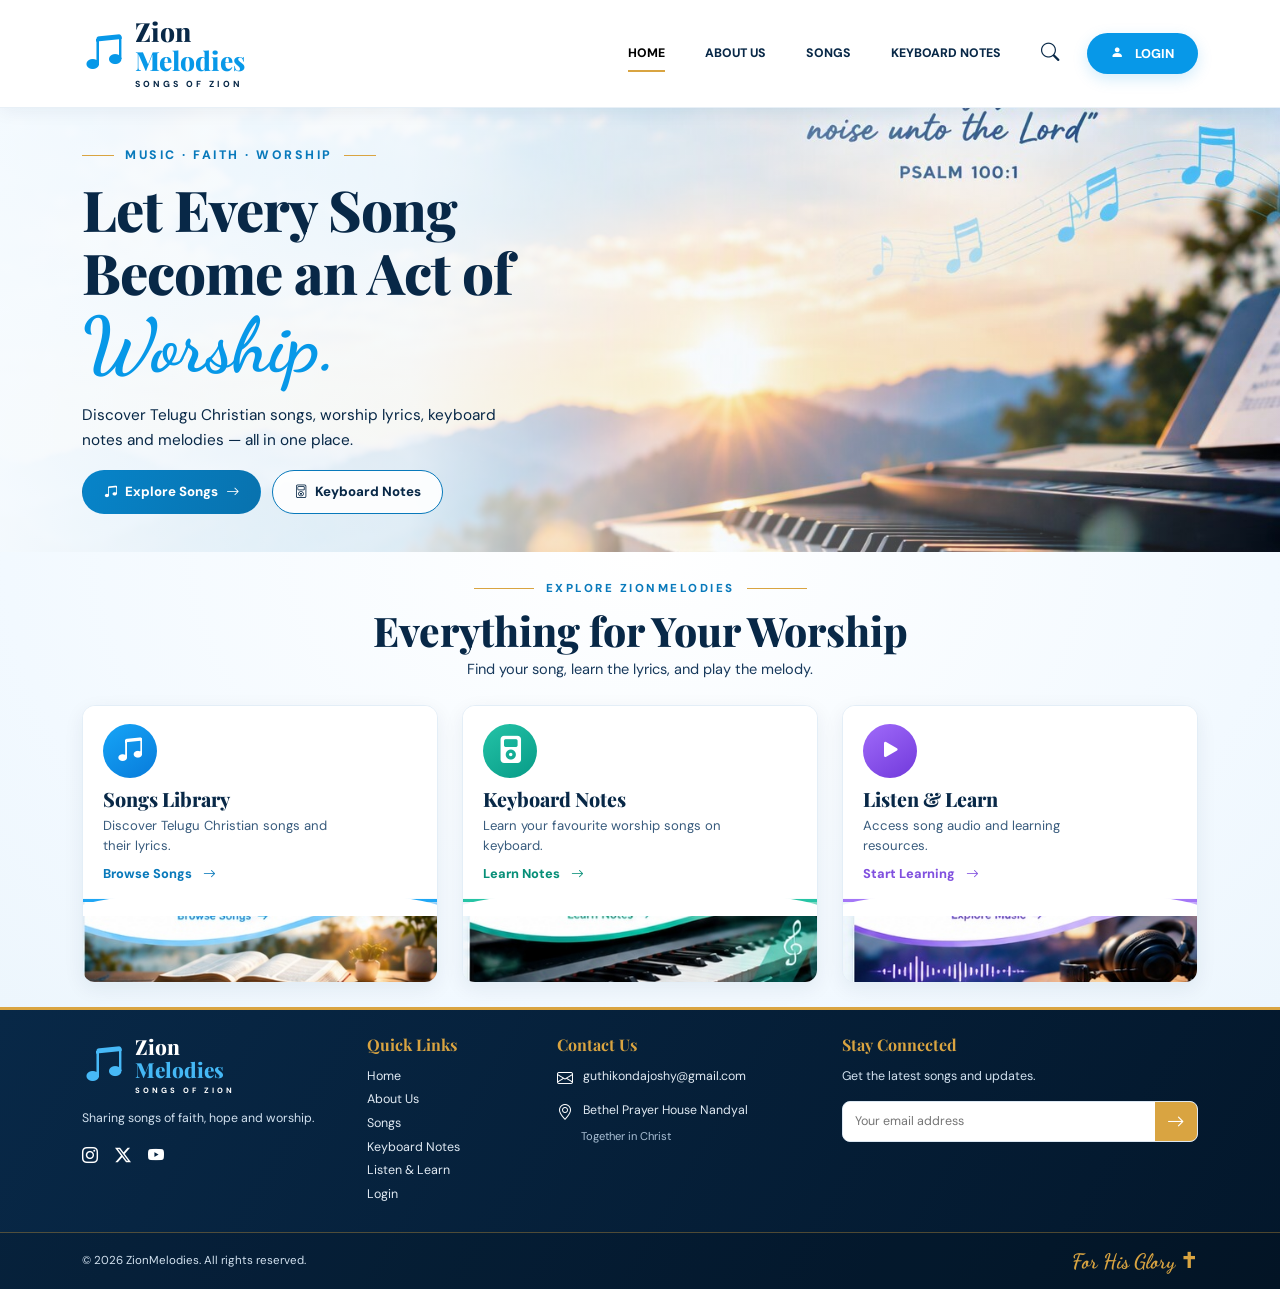
<file: index.html>
<!DOCTYPE html>
<html lang="en">

<head>
    <meta charset="UTF-8">
    <meta name="viewport" content="width=device-width, initial-scale=1.0">

    <meta name="description"
        content="Discover Telugu Christian worship songs, lyrics, keyboard notes and music resources at ZionMelodies.">

    <title>ZionMelodies | Songs of Zion</title>

    <!-- Google Fonts -->
    <link rel="preconnect" href="https://fonts.googleapis.com">
    <link rel="preconnect" href="https://fonts.gstatic.com" crossorigin>
    <link
        href="https://fonts.googleapis.com/css2?family=DM+Sans:wght@400;500;600;700;800&family=Playfair+Display:wght@500;600;700;800&family=Dancing+Script:wght@600;700&display=swap"
        rel="stylesheet">

    <!-- Bootstrap 5 -->
    <link href="https://cdn.jsdelivr.net/npm/bootstrap@5.3.3/dist/css/bootstrap.min.css" rel="stylesheet">

    <!-- Bootstrap Icons -->
    <link rel="stylesheet" href="https://cdn.jsdelivr.net/npm/bootstrap-icons@1.11.3/font/bootstrap-icons.min.css">

    <!-- Custom CSS -->
    <link rel="stylesheet" href="css/style.css">
</head>

<body>

    <!-- NAVBAR -->
    <nav class="navbar navbar-expand-lg main-navbar sticky-top">
        <div class="container">

            <a class="navbar-brand brand-logo" href="index.html">
                <span class="brand-symbol">
                    <i class="bi bi-music-note-beamed"></i>
                </span>

                <span class="brand-text">
                    Zion<span>Melodies</span>
                    <small>SONGS OF ZION</small>
                </span>
            </a>

            <button class="navbar-toggler" type="button" data-bs-toggle="collapse" data-bs-target="#mainNavbar"
                aria-controls="mainNavbar" aria-expanded="false" aria-label="Toggle navigation">

                <span class="navbar-toggler-icon"></span>
            </button>

            <div class="collapse navbar-collapse" id="mainNavbar">

                <ul class="navbar-nav ms-auto align-items-lg-center gap-lg-3">

                    <li class="nav-item">
                        <a class="nav-link active" href="index.html">HOME</a>
                    </li>

                    <li class="nav-item">
                        <a class="nav-link" href="about.html">ABOUT US</a>
                    </li>

                    <li class="nav-item">
                        <a class="nav-link" href="songs.html">SONGS</a>
                    </li>

                    <li class="nav-item">
                        <a class="nav-link" href="keyboard-notes.html">
                            KEYBOARD NOTES
                        </a>
                    </li>

                    <li class="nav-item">
                        <a class="nav-link search-link" href="songs.html" aria-label="Search songs">
                            <i class="bi bi-search"></i>
                        </a>
                    </li>

                    <li class="nav-item">
                        <a href="login.html" class="btn login-btn">
                            <i class="bi bi-person-fill me-2"></i>
                            LOGIN
                        </a>
                    </li>

                </ul>
            </div>
        </div>
    </nav>


    <!-- HERO SECTION -->
    <header class="hero-section">

        <div class="hero-overlay"></div>

        <div class="container hero-container">
            <div class="row align-items-center">

                <div class="col-lg-7 hero-content">

                    <div class="hero-label">
                        <span></span>
                        MUSIC · FAITH · WORSHIP
                        <span></span>
                    </div>

                    <h1>
                        Let Every Song<br>
                        Become an Act of
                        <span class="worship-word">Worship.</span>
                    </h1>

                    <p class="hero-description">
                        Discover Telugu Christian songs, worship lyrics,
                        keyboard notes and melodies — all in one place.
                    </p>

                    <div class="hero-buttons">

                        <a href="songs.html" class="btn explore-btn">
                            <i class="bi bi-music-note-beamed me-2"></i>
                            Explore Songs
                            <i class="bi bi-arrow-right ms-2"></i>
                        </a>

                        <a href="keyboard-notes.html" class="btn keyboard-btn">
                            <i class="bi bi-music-player me-2"></i>
                            Keyboard Notes
                        </a>

                    </div>

                </div>

                <div class="col-lg-5 hero-verse">

                </div>

            </div>
        </div>
    </header>


    <!-- EXPLORE SECTION -->
    <main>

        <section class="explore-section" id="about">

            <div class="container">

                <div class="section-heading text-center">

                    <div class="section-label">
                        <span></span>
                        EXPLORE ZIONMELODIES
                        <span></span>
                    </div>

                    <h2>Everything for Your Worship</h2>

                    <p>
                        Find your song, learn the lyrics, and play the melody.
                    </p>

                </div>


                <!-- FEATURE CARDS -->
                <div class="row g-4 feature-row">

                    <!-- SONGS CARD -->
                    <div class="col-md-6 col-lg-4">
                        <article class="feature-card songs-card">

                            <div class="feature-card-content">

                                <div class="feature-icon blue-icon">
                                    <i class="bi bi-music-note-beamed"></i>
                                </div>

                                <h3>Songs Library</h3>

                                <p>
                                    Discover Telugu Christian songs
                                    and their lyrics.
                                </p>

                                <a href="songs.html" class="feature-link">
                                    Browse Songs
                                    <i class="bi bi-arrow-right ms-2"></i>
                                </a>

                            </div>

                            <div class="feature-image songs-image" role="img"
                                aria-label="Open Bible and music headphones">
                            </div>

                        </article>
                    </div>


                    <!-- KEYBOARD CARD -->
                    <div class="col-md-6 col-lg-4">
                        <article class="feature-card keyboard-card">

                            <div class="feature-card-content">

                                <div class="feature-icon green-icon">
                                    <i class="bi bi-music-player-fill"></i>
                                </div>

                                <h3>Keyboard Notes</h3>

                                <p>
                                    Learn your favourite worship
                                    songs on keyboard.
                                </p>

                                <a href="keyboard-notes.html" class="feature-link">
                                    Learn Notes
                                    <i class="bi bi-arrow-right ms-2"></i>
                                </a>

                            </div>

                            <div class="feature-image keyboard-image" role="img" aria-label="Piano keyboard">
                            </div>

                        </article>
                    </div>


                    <!-- LISTEN & LEARN CARD -->
                    <div class="col-md-6 col-lg-4">
                        <article class="feature-card audio-card">

                            <div class="feature-card-content">

                                <div class="feature-icon purple-icon">
                                    <i class="bi bi-play-fill"></i>
                                </div>

                                <h3>Listen &amp; Learn</h3>

                                <p>
                                    Access song audio and
                                    learning resources.
                                </p>

                                <a href="listen-and-learn.html" class="feature-link">
                                    Start Learning
                                    <i class="bi bi-arrow-right ms-2"></i>
                                </a>

                            </div>

                            <div class="feature-image audio-image" role="img"
                                aria-label="Headphones and music equipment">
                            </div>

                        </article>
                    </div>

                </div>

            </div>

        </section>

    </main>


    <!-- FOOTER -->
    <footer class="site-footer">

        <div class="container footer-main">

            <div class="row g-4">

                <!-- BRAND -->
                <div class="col-md-6 col-lg-3">

                    <a href="index.html" class="navbar-brand brand-logo footer-brand">

                        <span class="brand-symbol">
                            <i class="bi bi-music-note-beamed"></i>
                        </span>

                        <span class="brand-text">
                            Zion<span>Melodies</span>
                            <small>SONGS OF ZION</small>
                        </span>

                    </a>

                    <p class="footer-description">
                        Sharing songs of faith, hope and worship.
                    </p>


                    <div class="social-links">
                        <a href="https://www.instagram.com/the_legend_maker7/" target="_blank" rel="noopener noreferrer"
                            aria-label="Instagram">
                            <i class="bi bi-instagram"></i>
                        </a>

                        <a href="https://x.com/the_legend_maker7/" target="_blank" rel="noopener noreferrer"
                            aria-label="X">
                            <i class="bi bi-twitter-x"></i>
                        </a>

                        <a href="https://www.youtube.com/channel/UCsNr2VQDpC_LnDnKnD3R8bw" target="_blank"
                            rel="noopener noreferrer" aria-label="YouTube">
                            <i class="bi bi-youtube"></i>
                        </a>
                    </div>


                </div>


                <!-- QUICK LINKS -->
                <div class="col-6 col-lg-2 footer-links">

                    <h4>Quick Links</h4>

                    <a href="index.html">Home</a>
                    <a href="#about">About Us</a>
                    <a href="songs.html">Songs</a>
                    <a href="keyboard-notes.html">Keyboard Notes</a>
                    <a href="listen-and-learn.html">Listen &amp; Learn</a>
                    <a href="login.html">Login</a>

                </div>


                <!-- CONTACT -->
                <div class="col-md-6 col-lg-3 footer-contact">

                    <h4>Contact Us</h4>

                    <p>
                        <i class="bi bi-envelope"></i>
                        <span>guthikondajoshy@gmail.com</span>
                    </p>

                    <p>
                        <i class="bi bi-geo-alt"></i>
                        <span>Bethel Prayer House Nandyal</span>
                    </p>

                    <p class="contact-subtext">
                        Together in Christ
                    </p>

                </div>


                <!-- NEWSLETTER -->
                <div class="col-lg-4 newsletter-section">

                    <h4>Stay Connected</h4>

                    <p>Get the latest songs and updates.</p>

                    <form id="newsletterForm" class="newsletter-form">

                        <label for="newsletterEmail" class="visually-hidden">
                            Your email address
                        </label>

                        <input type="email" id="newsletterEmail" placeholder="Your email address" required>

                        <button type="submit" aria-label="Subscribe">
                            <i class="bi bi-arrow-right"></i>
                        </button>

                    </form>

                    <p id="newsletterMessage" class="newsletter-message" aria-live="polite">
                    </p>

                </div>

            </div>

        </div>


        <!-- COPYRIGHT -->
        <div class="footer-bottom">

            <div class="container d-flex flex-wrap justify-content-between
                        align-items-center gap-2">

                <p class="mb-0">
                    © <span id="currentYear"></span> ZionMelodies.
                    All rights reserved.
                </p>

                <p class="glory-text mb-0">
                    For His Glory <span>✝</span>
                </p>

            </div>

        </div>

    </footer>


    <!-- Bootstrap JavaScript -->
    <script src="https://cdn.jsdelivr.net/npm/bootstrap@5.3.3/dist/js/bootstrap.bundle.min.js"></script>

    <!-- Custom JavaScript -->
    <script src="js/main.js"></script>

</body>

</html>
</file>
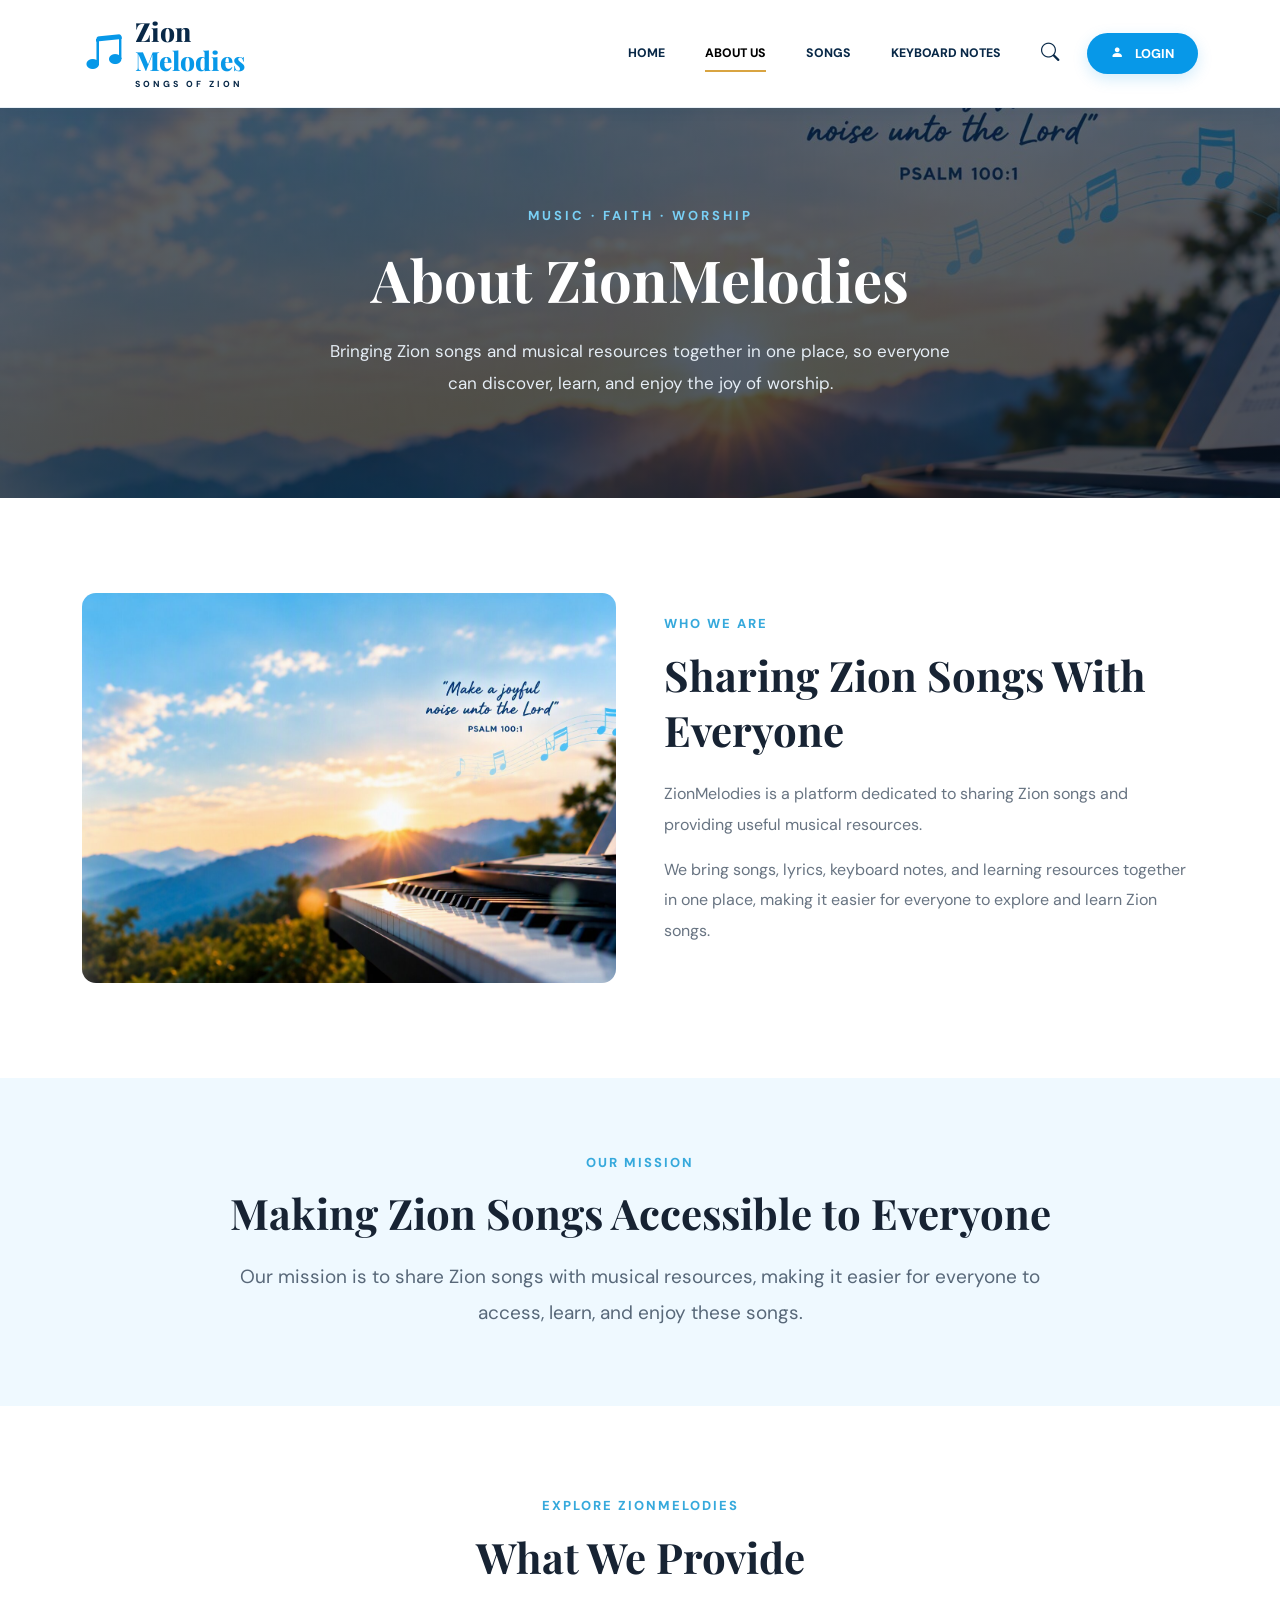
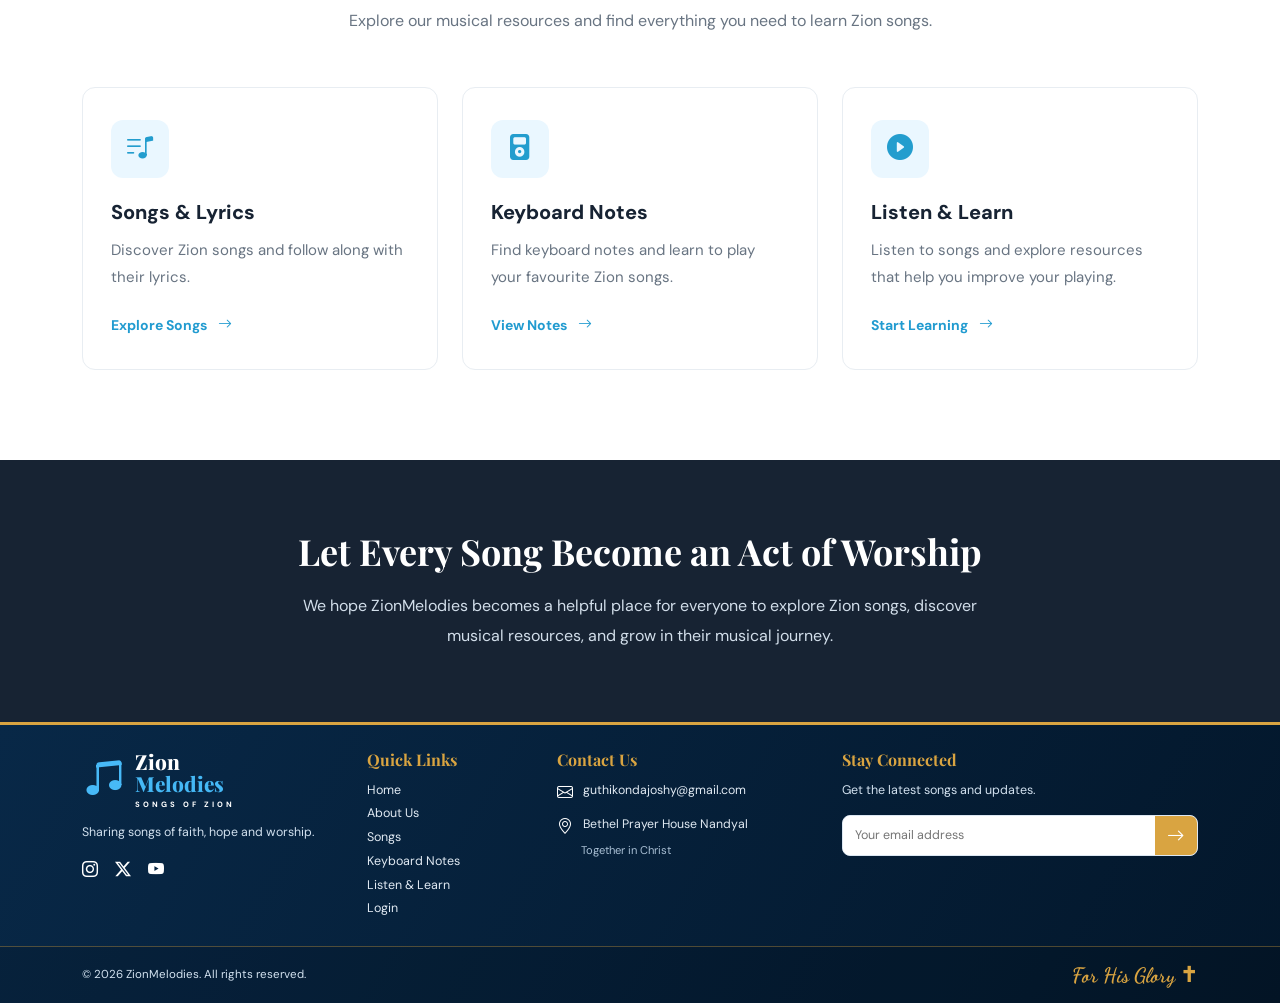
<file: about.html>
<!DOCTYPE html>
<html lang="en">

<head>
    <meta charset="UTF-8">
    <meta name="viewport" content="width=device-width, initial-scale=1.0">

    <meta name="description"
        content="Learn about ZionMelodies and our mission to share Zion songs with musical resources.">

    <title>About Us | ZionMelodies</title>

    <!-- Google Fonts - Same as Homepage -->
    <link rel="preconnect" href="https://fonts.googleapis.com">
    <link rel="preconnect" href="https://fonts.gstatic.com" crossorigin>
    <link
        href="https://fonts.googleapis.com/css2?family=DM+Sans:wght@400;500;600;700;800&family=Playfair+Display:wght@500;600;700;800&family=Dancing+Script:wght@600;700&display=swap"
        rel="stylesheet">

    <!-- Bootstrap 5 -->
    <link href="https://cdn.jsdelivr.net/npm/bootstrap@5.3.3/dist/css/bootstrap.min.css" rel="stylesheet">

    <!-- Bootstrap Icons -->
    <link rel="stylesheet" href="https://cdn.jsdelivr.net/npm/bootstrap-icons@1.11.3/font/bootstrap-icons.min.css">

    <!-- Main Website CSS -->
    <link rel="stylesheet" href="css/style.css">

    <!-- About Page CSS -->
    <style>
        /* ABOUT HERO */

        .about-hero {
            min-height: 390px;
            position: relative;
            display: flex;
            align-items: center;
            text-align: center;
            color: #fff;
            background:
                linear-gradient(rgba(8, 20, 35, 0.65), rgba(8, 20, 35, 0.72)),
                url('assets/images/hero-piano.jpg') center/cover no-repeat;
        }

        .about-hero-content {
            max-width: 780px;
            margin: auto;
            padding: 90px 20px;
        }

        .about-hero-label {
            color: #79d0f5;
            font-size: 13px;
            font-weight: 700;
            letter-spacing: 3px;
            margin-bottom: 20px;
        }

        .about-hero h1 {
            font-family: 'Playfair Display', serif;
            font-size: clamp(38px, 5vw, 58px);
            font-weight: 700;
            margin-bottom: 20px;
        }

        .about-hero p {
            color: #e5edf5;
            font-size: 17px;
            line-height: 1.9;
            max-width: 650px;
            margin: auto;
        }


        /* WHO WE ARE */

        .about-intro {
            padding: 95px 0;
        }

        .about-intro-image {
            width: 100%;
            height: 390px;
            object-fit: cover;
            border-radius: 14px;
        }

        .about-small-label {
            color: #36a9dc;
            font-size: 13px;
            font-weight: 800;
            letter-spacing: 2px;
            margin-bottom: 14px;
        }

        .about-heading {
            font-family: 'Playfair Display', serif;
            font-size: clamp(30px, 4vw, 42px);
            font-weight: 700;
            line-height: 1.3;
            margin-bottom: 22px;
            color: #172333;
        }

        .about-paragraph {
            color: #687482;
            font-size: 16px;
            line-height: 1.9;
            margin-bottom: 15px;
        }


        /* MISSION */

        .about-mission {
            padding: 75px 20px;
            background: #eff9ff;
            text-align: center;
        }

        .about-mission-inner {
            max-width: 850px;
            margin: auto;
        }

        .about-mission .about-heading {
            margin-bottom: 18px;
        }

        .about-mission-text {
            color: #586879;
            font-size: 19px;
            line-height: 1.9;
            margin: 0;
        }


        /* RESOURCES */

        .about-resources {
            padding: 90px 0;
        }

        .about-resources-heading {
            max-width: 650px;
            margin: 0 auto 50px;
            text-align: center;
        }

        .about-resource-card {
            height: 100%;
            padding: 32px 28px;
            border: 1px solid #e8edf2;
            border-radius: 13px;
            background: #fff;
            transition: all 0.3s ease;
        }

        .about-resource-card:hover {
            transform: translateY(-7px);
            border-color: #8bd5f5;
            box-shadow: 0 12px 30px rgba(30, 110, 150, 0.09);
        }

        .about-resource-icon {
            width: 58px;
            height: 58px;
            display: flex;
            align-items: center;
            justify-content: center;
            border-radius: 12px;
            background: #eaf7ff;
            color: #239dce;
            font-size: 26px;
            margin-bottom: 22px;
        }

        .about-resource-card h3 {
            font-family: 'DM Sans', sans-serif;
            font-size: 20px;
            font-weight: 800;
            color: #172333;
            margin-bottom: 13px;
        }

        .about-resource-card p {
            color: #687482;
            font-size: 15px;
            line-height: 1.8;
            margin-bottom: 22px;
        }

        .about-resource-link {
            color: #219bd0;
            font-size: 14px;
            font-weight: 700;
            text-decoration: none;
        }

        .about-resource-link:hover {
            color: #0875a8;
        }


        /* CLOSING MESSAGE */

        .about-closing {
            padding: 70px 20px;
            background: #172333;
            color: #fff;
            text-align: center;
        }

        .about-closing h2 {
            font-family: 'Playfair Display', serif;
            font-size: clamp(27px, 4vw, 36px);
            font-weight: 700;
            margin-bottom: 18px;
        }

        .about-closing p {
            max-width: 680px;
            margin: auto;
            color: #d2deea;
            font-size: 16px;
            line-height: 1.9;
        }


        /* RESPONSIVE */

        @media (max-width: 767px) {

            .about-intro,
            .about-resources {
                padding: 60px 0;
            }

            .about-intro-image {
                height: 270px;
            }

            .about-mission-text {
                font-size: 17px;
            }

            .about-hero {
                min-height: 330px;
            }
        }
    </style>

</head>

<body>

    <!-- NAVBAR - EXACT HOMEPAGE STRUCTURE -->

    <nav class="navbar navbar-expand-lg main-navbar sticky-top">
        <div class="container">

            <a class="navbar-brand brand-logo" href="index.html">

                <span class="brand-symbol">
                    <i class="bi bi-music-note-beamed"></i>
                </span>

                <span class="brand-text">
                    Zion<span>Melodies</span>
                    <small>SONGS OF ZION</small>
                </span>

            </a>

            <button class="navbar-toggler" type="button" data-bs-toggle="collapse" data-bs-target="#mainNavbar"
                aria-controls="mainNavbar" aria-expanded="false" aria-label="Toggle navigation">

                <span class="navbar-toggler-icon"></span>

            </button>

            <div class="collapse navbar-collapse" id="mainNavbar">

                <ul class="navbar-nav ms-auto align-items-lg-center gap-lg-3">

                    <li class="nav-item">
                        <a class="nav-link" href="index.html">HOME</a>
                    </li>

                    <li class="nav-item">
                        <a class="nav-link active" href="about.html">ABOUT US</a>
                    </li>

                    <li class="nav-item">
                        <a class="nav-link" href="songs.html">SONGS</a>
                    </li>

                    <li class="nav-item">
                        <a class="nav-link" href="keyboard-notes.html">
                            KEYBOARD NOTES
                        </a>
                    </li>

                    <li class="nav-item">
                        <a class="nav-link search-link" href="songs.html" aria-label="Search songs">
                            <i class="bi bi-search"></i>
                        </a>
                    </li>

                    <li class="nav-item">
                        <a href="login.html" class="btn login-btn">
                            <i class="bi bi-person-fill me-2"></i>
                            LOGIN
                        </a>
                    </li>

                </ul>

            </div>
        </div>
    </nav>


    <!-- ABOUT HERO -->

    <header class="about-hero">

        <div class="container">

            <div class="about-hero-content">

                <div class="about-hero-label">
                    MUSIC · FAITH · WORSHIP
                </div>

                <h1>About ZionMelodies</h1>

                <p>
                    Bringing Zion songs and musical resources together
                    in one place, so everyone can discover, learn,
                    and enjoy the joy of worship.
                </p>

            </div>

        </div>

    </header>


    <main>

        <!-- WHO WE ARE -->

        <section class="about-intro">

            <div class="container">

                <div class="row align-items-center g-5">

                    <div class="col-lg-6">

                        <img src="assets/images/hero-piano.jpg" alt="Piano and music" class="about-intro-image">

                    </div>

                    <div class="col-lg-6">

                        <div class="about-small-label">
                            WHO WE ARE
                        </div>

                        <h2 class="about-heading">
                            Sharing Zion Songs With Everyone
                        </h2>

                        <p class="about-paragraph">
                            ZionMelodies is a platform dedicated to
                            sharing Zion songs and providing useful
                            musical resources.
                        </p>

                        <p class="about-paragraph">
                            We bring songs, lyrics, keyboard notes,
                            and learning resources together in one place,
                            making it easier for everyone to explore
                            and learn Zion songs.
                        </p>

                    </div>

                </div>

            </div>

        </section>


        <!-- OUR MISSION -->

        <section class="about-mission">

            <div class="about-mission-inner">

                <div class="about-small-label">
                    OUR MISSION
                </div>

                <h2 class="about-heading">
                    Making Zion Songs Accessible to Everyone
                </h2>

                <p class="about-mission-text">
                    Our mission is to share Zion songs with musical
                    resources, making it easier for everyone to access,
                    learn, and enjoy these songs.
                </p>

            </div>

        </section>


        <!-- WHAT WE PROVIDE -->

        <section class="about-resources">

            <div class="container">

                <div class="about-resources-heading">

                    <div class="about-small-label">
                        EXPLORE ZIONMELODIES
                    </div>

                    <h2 class="about-heading">
                        What We Provide
                    </h2>

                    <p class="about-paragraph">
                        Explore our musical resources and find
                        everything you need to learn Zion songs.
                    </p>

                </div>


                <div class="row g-4">

                    <!-- SONGS -->

                    <div class="col-md-4">

                        <article class="about-resource-card">

                            <div class="about-resource-icon">
                                <i class="bi bi-music-note-list"></i>
                            </div>

                            <h3>Songs &amp; Lyrics</h3>

                            <p>
                                Discover Zion songs and follow along
                                with their lyrics.
                            </p>

                            <a href="songs.html" class="about-resource-link">
                                Explore Songs
                                <i class="bi bi-arrow-right ms-2"></i>
                            </a>

                        </article>

                    </div>


                    <!-- KEYBOARD NOTES -->

                    <div class="col-md-4">

                        <article class="about-resource-card">

                            <div class="about-resource-icon">
                                <i class="bi bi-music-player-fill"></i>
                            </div>

                            <h3>Keyboard Notes</h3>

                            <p>
                                Find keyboard notes and learn to play
                                your favourite Zion songs.
                            </p>

                            <a href="keyboard-notes.html" class="about-resource-link">
                                View Notes
                                <i class="bi bi-arrow-right ms-2"></i>
                            </a>

                        </article>

                    </div>


                    <!-- LISTEN AND LEARN -->

                    <div class="col-md-4">

                        <article class="about-resource-card">

                            <div class="about-resource-icon">
                                <i class="bi bi-play-circle-fill"></i>
                            </div>

                            <h3>Listen &amp; Learn</h3>

                            <p>
                                Listen to songs and explore resources
                                that help you improve your playing.
                            </p>

                            <a href="listen-and-learn.html" class="about-resource-link">
                                Start Learning
                                <i class="bi bi-arrow-right ms-2"></i>
                            </a>

                        </article>

                    </div>

                </div>

            </div>

        </section>


        <!-- CLOSING MESSAGE -->

        <section class="about-closing">

            <div class="container">

                <h2>Let Every Song Become an Act of Worship</h2>

                <p>
                    We hope ZionMelodies becomes a helpful place
                    for everyone to explore Zion songs, discover
                    musical resources, and grow in their musical journey.
                </p>

            </div>

        </section>

    </main>


    <!-- FOOTER - EXACT HOMEPAGE STRUCTURE -->

    <footer class="site-footer">

        <div class="container footer-main">

            <div class="row g-4">

                <!-- BRAND -->

                <div class="col-md-6 col-lg-3">

                    <a href="index.html" class="navbar-brand brand-logo footer-brand">

                        <span class="brand-symbol">
                            <i class="bi bi-music-note-beamed"></i>
                        </span>

                        <span class="brand-text">
                            Zion<span>Melodies</span>
                            <small>SONGS OF ZION</small>
                        </span>

                    </a>

                    <p class="footer-description">
                        Sharing songs of faith, hope and worship.
                    </p>


                    <div class="social-links">
                        <a href="https://www.instagram.com/the_legend_maker7/" target="_blank" rel="noopener noreferrer"
                            aria-label="Instagram">
                            <i class="bi bi-instagram"></i>
                        </a>

                        <a href="https://x.com/the_legend_maker7/" target="_blank" rel="noopener noreferrer"
                            aria-label="X">
                            <i class="bi bi-twitter-x"></i>
                        </a>

                        <a href="https://www.youtube.com/channel/UCsNr2VQDpC_LnDnKnD3R8bw" target="_blank"
                            rel="noopener noreferrer" aria-label="YouTube">
                            <i class="bi bi-youtube"></i>
                        </a>
                    </div>


                </div>


                <!-- QUICK LINKS -->

                <div class="col-6 col-lg-2 footer-links">

                    <h4>Quick Links</h4>

                    <a href="index.html">Home</a>
                    <a href="about.html">About Us</a>
                    <a href="songs.html">Songs</a>
                    <a href="keyboard-notes.html">Keyboard Notes</a>
                    <a href="listen-and-learn.html">Listen &amp; Learn</a>
                    <a href="#login">Login</a>

                </div>


                <!-- CONTACT -->

                <div class="col-md-6 col-lg-3 footer-contact">

                    <h4>Contact Us</h4>

                    <p>
                        <i class="bi bi-envelope"></i>
                        <span>guthikondajoshy@gmail.com</span>
                    </p>

                    <p>
                        <i class="bi bi-geo-alt"></i>
                        <span>Bethel Prayer House Nandyal</span>
                    </p>

                    <p class="contact-subtext">
                        Together in Christ
                    </p>

                </div>


                <!-- NEWSLETTER -->

                <div class="col-lg-4 newsletter-section">

                    <h4>Stay Connected</h4>

                    <p>Get the latest songs and updates.</p>

                    <form id="newsletterForm" class="newsletter-form">

                        <label for="newsletterEmail" class="visually-hidden">
                            Your email address
                        </label>

                        <input type="email" id="newsletterEmail" placeholder="Your email address" required>

                        <button type="submit" aria-label="Subscribe">
                            <i class="bi bi-arrow-right"></i>
                        </button>

                    </form>

                    <p id="newsletterMessage" class="newsletter-message" aria-live="polite">
                    </p>

                </div>

            </div>

        </div>


        <!-- COPYRIGHT -->

        <div class="footer-bottom">

            <div class="container d-flex flex-wrap justify-content-between
                        align-items-center gap-2">

                <p class="mb-0">
                    © <span id="currentYear"></span> ZionMelodies.
                    All rights reserved.
                </p>

                <p class="glory-text mb-0">
                    For His Glory <span>✝</span>
                </p>

            </div>

        </div>

    </footer>


    <!-- BOOTSTRAP JAVASCRIPT -->

    <script src="https://cdn.jsdelivr.net/npm/bootstrap@5.3.3/dist/js/bootstrap.bundle.min.js"></script>

    <!-- WEBSITE JAVASCRIPT -->

    <script src="js/main.js"></script>

</body>

</html>
</file>
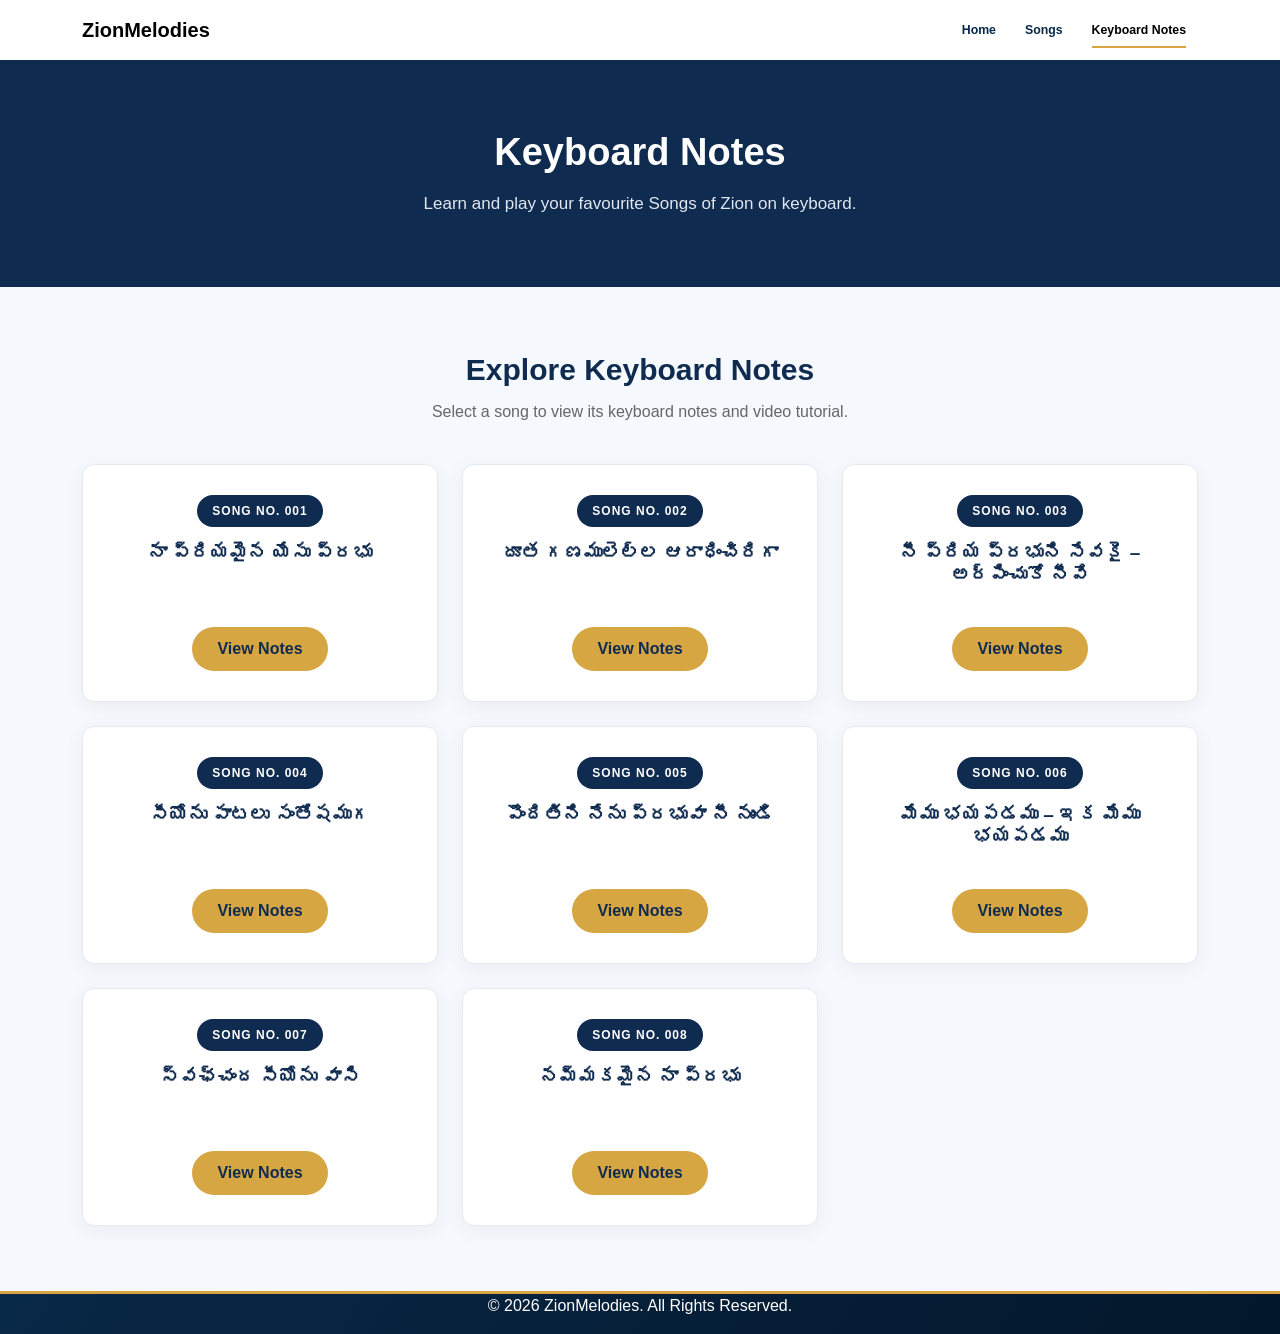
<file: keyboard-note-details.html>
<!DOCTYPE html>
<html lang="en">

<head>
    <meta charset="UTF-8">
    <meta name="viewport" content="width=device-width, initial-scale=1.0">

    <title>Keyboard Notes | ZionMelodies</title>

    <!-- Bootstrap CSS -->
    <link href="https://cdn.jsdelivr.net/npm/bootstrap@5.3.3/dist/css/bootstrap.min.css" rel="stylesheet">

    <!-- Custom CSS -->
    <link rel="stylesheet" href="css/style.css">
    <link rel="stylesheet" href="css/keyboard-notes.css">
</head>

<body>

    <!-- Navbar -->
    <nav class="navbar navbar-expand-lg navbar-light bg-white">
        <div class="container">

            <a class="navbar-brand" href="index.html">
                <strong>ZionMelodies</strong>
            </a>

            <button class="navbar-toggler" type="button" data-bs-toggle="collapse" data-bs-target="#mainNavbar">
                <span class="navbar-toggler-icon"></span>
            </button>

            <div class="collapse navbar-collapse" id="mainNavbar">

                <ul class="navbar-nav ms-auto">

                    <li class="nav-item">
                        <a class="nav-link" href="index.html">Home</a>
                    </li>

                    <li class="nav-item">
                        <a class="nav-link" href="songs.html">Songs</a>
                    </li>

                    <li class="nav-item">
                        <a class="nav-link active" href="keyboard-notes.html">
                            Keyboard Notes
                        </a>
                    </li>

                </ul>

            </div>
        </div>
    </nav>


    <!-- Page Header -->
    <section class="keyboard-header">

        <div class="container text-center">

            <h1>Keyboard Notes</h1>

            <p>
                Learn and play your favourite Songs of Zion on keyboard.
            </p>

        </div>

    </section>


    <!-- Keyboard Notes Content -->
    <section class="keyboard-notes-section">

        <div class="container">

            <div class="keyboard-intro text-center">

                <h2>Explore Keyboard Notes</h2>

                <p>
                    Select a song to view its keyboard notes and video tutorial.
                </p>

            </div>


            <div class="row g-4">


                <!-- Song 1 -->
                <div class="col-md-6 col-lg-4">

                    <div class="keyboard-card">

                        <span>SONG NO. 001</span>

                        <h3>నా ప్రియమైన యేసు ప్రభు</h3>

                        <a href="keyboard-note-details.html?song=1" class="keyboard-link">
                            View Notes
                        </a>

                    </div>

                </div>


                <!-- Song 2 -->
                <div class="col-md-6 col-lg-4">

                    <div class="keyboard-card">

                        <span>SONG NO. 002</span>

                        <h3>దూత గణములెల్ల ఆరాధించిరిగా</h3>

                        <a href="keyboard-note-details.html?song=2" class="keyboard-link">
                            View Notes
                        </a>

                    </div>

                </div>


                <!-- Song 3 -->
                <div class="col-md-6 col-lg-4">

                    <div class="keyboard-card">

                        <span>SONG NO. 003</span>

                        <h3>నీ ప్రియ ప్రభుని సేవకై – అర్పించుకో నీవే</h3>

                        <a href="keyboard-note-details.html?song=3" class="keyboard-link">
                            View Notes
                        </a>

                    </div>

                </div>


                <!-- Song 4 -->
                <div class="col-md-6 col-lg-4">

                    <div class="keyboard-card">

                        <span>SONG NO. 004</span>

                        <h3>సీయోను పాటలు సంతోషముగ</h3>

                        <a href="keyboard-note-details.html?song=4" class="keyboard-link">
                            View Notes
                        </a>

                    </div>

                </div>


                <!-- Song 5 -->
                <div class="col-md-6 col-lg-4">

                    <div class="keyboard-card">

                        <span>SONG NO. 005</span>

                        <h3>పొందితిని నేను ప్రభువా నీ నుండి</h3>

                        <a href="keyboard-note-details.html?song=5" class="keyboard-link">
                            View Notes
                        </a>

                    </div>

                </div>


                <!-- Song 6 -->
                <div class="col-md-6 col-lg-4">

                    <div class="keyboard-card">

                        <span>SONG NO. 006</span>

                        <h3>మేము భయపడము – ఇక మేము భయపడము</h3>

                        <a href="keyboard-note-details.html?song=6" class="keyboard-link">
                            View Notes
                        </a>

                    </div>

                </div>


                <!-- Song 7 -->
                <div class="col-md-6 col-lg-4">

                    <div class="keyboard-card">

                        <span>SONG NO. 007</span>

                        <h3>స్వఛ్చంద సీయోను వాసి</h3>

                        <a href="keyboard-note-details.html?song=7" class="keyboard-link">
                            View Notes
                        </a>

                    </div>

                </div>


                <!-- Song 8 -->
                <div class="col-md-6 col-lg-4">

                    <div class="keyboard-card">

                        <span>SONG NO. 008</span>

                        <h3>నమ్మకమైన నా ప్రభు</h3>

                        <a href="keyboard-note-details.html?song=8" class="keyboard-link">
                            View Notes
                        </a>

                    </div>

                </div>


            </div>

        </div>

    </section>


    <!-- Footer -->
    <footer class="site-footer">

        <div class="container text-center">

            <p>
                &copy; <span id="currentYear"></span>
                ZionMelodies. All Rights Reserved.
            </p>

        </div>

    </footer>


    <!-- Bootstrap JS -->
    <script src="https://cdn.jsdelivr.net/npm/bootstrap@5.3.3/dist/js/bootstrap.bundle.min.js"></script>

    <!-- Main JS -->
    <script src="js/main.js"></script>

</body>

</html>
</file>
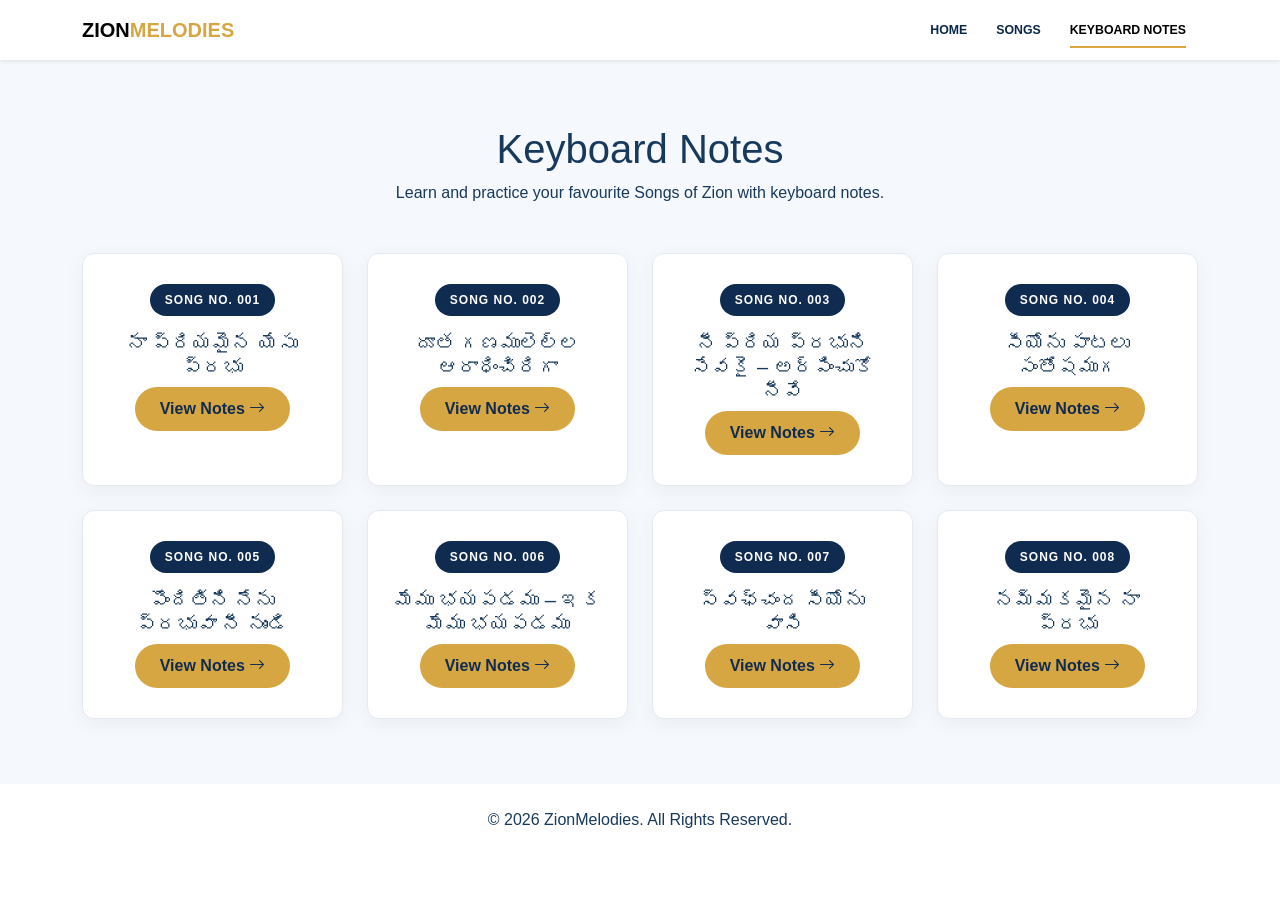
<file: keyboard-notes.html>
<!DOCTYPE html>
<html lang="en">

<head>
    <meta charset="UTF-8">
    <meta name="viewport" content="width=device-width, initial-scale=1.0">

    <title>Keyboard Notes | ZionMelodies</title>

    <!-- Bootstrap CSS -->
    <link href="https://cdn.jsdelivr.net/npm/bootstrap@5.3.3/dist/css/bootstrap.min.css" rel="stylesheet">

    <!-- Bootstrap Icons -->
    <link rel="stylesheet" href="https://cdn.jsdelivr.net/npm/bootstrap-icons@1.11.3/font/bootstrap-icons.min.css">

    <!-- Main CSS -->
    <link rel="stylesheet" href="css/style.css">

    <!-- Keyboard Notes CSS -->
    <link rel="stylesheet" href="css/keyboard-notes.css">
</head>

<body>

    <!-- Navbar -->
    <nav class="navbar navbar-expand-lg navbar-light bg-white shadow-sm">
        <div class="container">

            <a class="navbar-brand fw-bold" href="index.html">
                ZION<span style="color: #d5a642;">MELODIES</span>
            </a>

            <button class="navbar-toggler" type="button" data-bs-toggle="collapse" data-bs-target="#navbarContent">
                <span class="navbar-toggler-icon"></span>
            </button>

            <div class="collapse navbar-collapse" id="navbarContent">

                <ul class="navbar-nav ms-auto">

                    <li class="nav-item">
                        <a class="nav-link" href="index.html">HOME</a>
                    </li>

                    <li class="nav-item">
                        <a class="nav-link" href="songs.html">SONGS</a>
                    </li>

                    <li class="nav-item">
                        <a class="nav-link active" href="keyboard-notes.html">KEYBOARD NOTES</a>
                    </li>

                </ul>

            </div>
        </div>
    </nav>


    <!-- Keyboard Notes Section -->
    <section class="keyboard-notes-section">

        <div class="container">

            <div class="text-center mb-5">

                <h1>Keyboard Notes</h1>

                <p>
                    Learn and practice your favourite Songs of Zion
                    with keyboard notes.
                </p>

            </div>


            <!-- Song Cards -->
            <div class="row g-4">

                <!-- Song 1 -->
                <div class="col-lg-3 col-md-4 col-sm-6">
                    <div class="keyboard-card">

                        <div class="keyboard-card-content">
                            <span class="song-number">SONG NO. 001</span>

                            <h5>నా ప్రియమైన యేసు ప్రభు</h5>

                            <a href="assets/images/keyboard-notes/song-01.png" class="keyboard-link" target="_blank">
                                View Notes <i class="bi bi-arrow-right"></i>
                            </a>
                        </div>

                    </div>
                </div>


                <!-- Song 2 -->
                <div class="col-lg-3 col-md-4 col-sm-6">
                    <div class="keyboard-card">

                        <div class="keyboard-card-content">
                            <span class="song-number">SONG NO. 002</span>

                            <h5>దూత గణములెల్ల ఆరాధించిరిగా</h5>

                            <a href="assets/images/keyboard-notes/song-02.png" class="keyboard-link" target="_blank">
                                View Notes <i class="bi bi-arrow-right"></i>
                            </a>
                        </div>

                    </div>
                </div>


                <!-- Song 3 -->
                <div class="col-lg-3 col-md-4 col-sm-6">
                    <div class="keyboard-card">

                        <div class="keyboard-card-content">
                            <span class="song-number">SONG NO. 003</span>

                            <h5>నీ ప్రియ ప్రభుని సేవకై – అర్పించుకో నీవే</h5>

                            <a href="assets/images/keyboard-notes/song-03.png" class="keyboard-link" target="_blank">
                                View Notes <i class="bi bi-arrow-right"></i>
                            </a>
                        </div>

                    </div>
                </div>


                <!-- Song 4 -->
                <div class="col-lg-3 col-md-4 col-sm-6">
                    <div class="keyboard-card">

                        <div class="keyboard-card-content">
                            <span class="song-number">SONG NO. 004</span>

                            <h5>సీయోను పాటలు సంతోషముగ</h5>

                            <a href="assets/images/keyboard-notes/song-04.png" class="keyboard-link" target="_blank">
                                View Notes <i class="bi bi-arrow-right"></i>
                            </a>
                        </div>

                    </div>
                </div>


                <!-- Song 5 -->
                <div class="col-lg-3 col-md-4 col-sm-6">
                    <div class="keyboard-card">

                        <div class="keyboard-card-content">
                            <span class="song-number">SONG NO. 005</span>

                            <h5>పొందితిని నేను ప్రభువా నీ నుండి</h5>

                            <a href="assets/images/keyboard-notes/song-05.png" class="keyboard-link" target="_blank">
                                View Notes <i class="bi bi-arrow-right"></i>
                            </a>
                        </div>

                    </div>
                </div>


                <!-- Song 6 -->
                <div class="col-lg-3 col-md-4 col-sm-6">
                    <div class="keyboard-card">

                        <div class="keyboard-card-content">
                            <span class="song-number">SONG NO. 006</span>

                            <h5>మేము భయపడము – ఇక మేము భయపడము</h5>

                            <a href="assets/images/keyboard-notes/song-06.png" class="keyboard-link" target="_blank">
                                View Notes <i class="bi bi-arrow-right"></i>
                            </a>
                        </div>

                    </div>
                </div>


                <!-- Song 7 -->
                <div class="col-lg-3 col-md-4 col-sm-6">
                    <div class="keyboard-card">

                        <div class="keyboard-card-content">
                            <span class="song-number">SONG NO. 007</span>

                            <h5>స్వఛ్చంద సీయోను వాసి</h5>

                            <a href="assets/images/keyboard-notes/song-07.png" class="keyboard-link" target="_blank">
                                View Notes <i class="bi bi-arrow-right"></i>
                            </a>
                        </div>

                    </div>
                </div>


                <!-- Song 8 -->
                <div class="col-lg-3 col-md-4 col-sm-6">
                    <div class="keyboard-card">

                        <div class="keyboard-card-content">
                            <span class="song-number">SONG NO. 008</span>

                            <h5>నమ్మకమైన నా ప్రభు</h5>

                            <a href="assets/images/keyboard-notes/song-08.png" class="keyboard-link" target="_blank">
                                View Notes <i class="bi bi-arrow-right"></i>
                            </a>
                        </div>

                    </div>
                </div>

            </div>

        </div>

    </section>


    <!-- Footer -->
    <footer class="text-center py-4">

        <div class="container">

            <p class="mb-0">
                &copy; <span id="currentYear"></span>
                ZionMelodies. All Rights Reserved.
            </p>

        </div>

    </footer>


    <!-- Bootstrap JS -->
    <script src="https://cdn.jsdelivr.net/npm/bootstrap@5.3.3/dist/js/bootstrap.bundle.min.js"></script>

    <!-- Main JS -->
    <script src="js/main.js"></script>

</body>

</html>
</file>
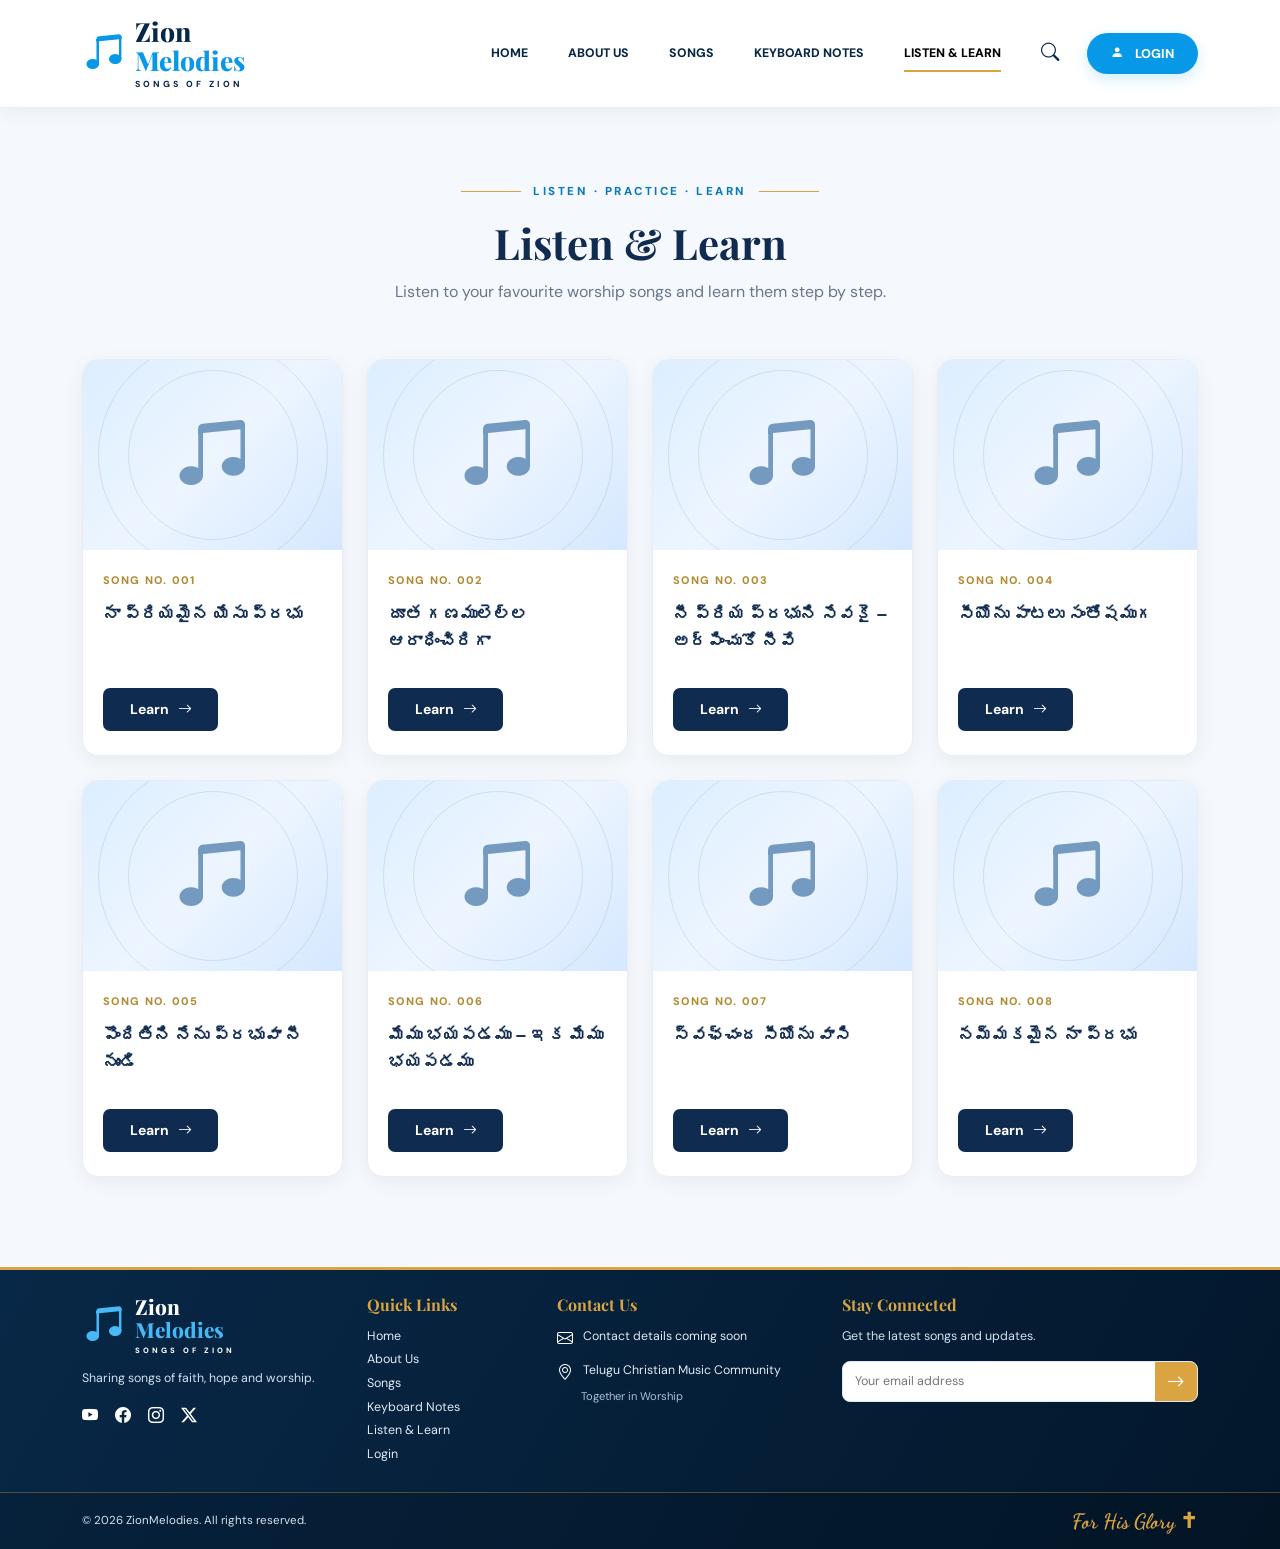
<file: listen-and-learn.html>
<!DOCTYPE html>
<html lang="en">

<head>
    <meta charset="UTF-8">
    <meta name="viewport" content="width=device-width, initial-scale=1.0">

    <meta name="description"
        content="Listen to Telugu Christian worship songs and learn their melodies at ZionMelodies.">

    <title>Listen & Learn | ZionMelodies</title>

    <!-- Google Fonts -->
    <link rel="preconnect" href="https://fonts.googleapis.com">
    <link rel="preconnect" href="https://fonts.gstatic.com" crossorigin>
    <link
        href="https://fonts.googleapis.com/css2?family=DM+Sans:wght@400;500;600;700;800&family=Playfair+Display:wght@500;600;700;800&family=Dancing+Script:wght@600;700&display=swap"
        rel="stylesheet">

    <!-- Bootstrap 5 -->
    <link href="https://cdn.jsdelivr.net/npm/bootstrap@5.3.3/dist/css/bootstrap.min.css" rel="stylesheet">

    <!-- Bootstrap Icons -->
    <link rel="stylesheet" href="https://cdn.jsdelivr.net/npm/bootstrap-icons@1.11.3/font/bootstrap-icons.min.css">

    <!-- Main CSS -->
    <link rel="stylesheet" href="css/style.css">

    <!-- Listen & Learn CSS -->
    <link rel="stylesheet" href="css/listen-and-learn.css">
</head>

<body>

    <!-- NAVBAR -->
    <nav class="navbar navbar-expand-lg main-navbar sticky-top">
        <div class="container">

            <a class="navbar-brand brand-logo" href="index.html">

                <span class="brand-symbol">
                    <i class="bi bi-music-note-beamed"></i>
                </span>

                <span class="brand-text">
                    Zion<span>Melodies</span>
                    <small>SONGS OF ZION</small>
                </span>

            </a>

            <button class="navbar-toggler" type="button" data-bs-toggle="collapse" data-bs-target="#mainNavbar"
                aria-controls="mainNavbar" aria-expanded="false" aria-label="Toggle navigation">

                <span class="navbar-toggler-icon"></span>
            </button>

            <div class="collapse navbar-collapse" id="mainNavbar">

                <ul class="navbar-nav ms-auto align-items-lg-center gap-lg-3">

                    <li class="nav-item">
                        <a class="nav-link" href="index.html">HOME</a>
                    </li>

                    <li class="nav-item">
                        <a class="nav-link" href="index.html#about">ABOUT US</a>
                    </li>

                    <li class="nav-item">
                        <a class="nav-link" href="songs.html">SONGS</a>
                    </li>

                    <li class="nav-item">
                        <a class="nav-link" href="keyboard-notes.html">
                            KEYBOARD NOTES
                        </a>
                    </li>

                    <li class="nav-item">
                        <a class="nav-link active" href="listen-and-learn.html">
                            LISTEN & LEARN
                        </a>
                    </li>

                    <li class="nav-item">
                        <a class="nav-link search-link" href="songs.html" aria-label="Search songs">
                            <i class="bi bi-search"></i>
                        </a>
                    </li>

                    <li class="nav-item">
                        <a href="#login" class="btn login-btn">
                            <i class="bi bi-person-fill me-2"></i>
                            LOGIN
                        </a>
                    </li>

                </ul>

            </div>
        </div>
    </nav>


    <!-- LISTEN & LEARN SECTION -->
    <main>

        <section class="listen-learn-section">

            <div class="container">

                <!-- PAGE HEADING -->
                <div class="section-heading text-center">

                    <div class="section-label">
                        <span></span>
                        LISTEN · PRACTICE · LEARN
                        <span></span>
                    </div>

                    <h1>Listen &amp; Learn</h1>

                    <p>
                        Listen to your favourite worship songs and
                        learn them step by step.
                    </p>

                </div>


                <!-- SONG CARDS -->
                <div class="row g-4 listen-song-row">


                    <!-- SONG 1 -->
                    <div class="col-md-6 col-lg-3">
                        <article class="listen-song-card">

                            <div class="listen-song-image">
                                <i class="bi bi-music-note-beamed"></i>
                                <span class="play-icon">
                                    <i class="bi bi-play-fill"></i>
                                </span>
                            </div>

                            <div class="listen-song-content">

                                <span class="listen-song-number">
                                    SONG NO. 001
                                </span>

                                <h3>నా ప్రియమైన యేసు ప్రభు</h3>

                                <a href="learn-video.html?song=1" class="learn-button">
                                    Learn
                                    <i class="bi bi-arrow-right"></i>
                                </a>

                            </div>

                        </article>
                    </div>


                    <!-- SONG 2 -->
                    <div class="col-md-6 col-lg-3">
                        <article class="listen-song-card">

                            <div class="listen-song-image">
                                <i class="bi bi-music-note-beamed"></i>
                                <span class="play-icon">
                                    <i class="bi bi-play-fill"></i>
                                </span>
                            </div>

                            <div class="listen-song-content">

                                <span class="listen-song-number">
                                    SONG NO. 002
                                </span>

                                <h3>దూత గణములెల్ల ఆరాధించిరిగా</h3>

                                <a href="learn-video.html?song=2" class="learn-button">
                                    Learn
                                    <i class="bi bi-arrow-right"></i>
                                </a>

                            </div>

                        </article>
                    </div>


                    <!-- SONG 3 -->
                    <div class="col-md-6 col-lg-3">
                        <article class="listen-song-card">

                            <div class="listen-song-image">
                                <i class="bi bi-music-note-beamed"></i>
                                <span class="play-icon">
                                    <i class="bi bi-play-fill"></i>
                                </span>
                            </div>

                            <div class="listen-song-content">

                                <span class="listen-song-number">
                                    SONG NO. 003
                                </span>

                                <h3>నీ ప్రియ ప్రభుని సేవకై – అర్పించుకో నీవే</h3>

                                <a href="learn-video.html?song=3" class="learn-button">
                                    Learn
                                    <i class="bi bi-arrow-right"></i>
                                </a>

                            </div>

                        </article>
                    </div>


                    <!-- SONG 4 -->
                    <div class="col-md-6 col-lg-3">
                        <article class="listen-song-card">

                            <div class="listen-song-image">
                                <i class="bi bi-music-note-beamed"></i>
                                <span class="play-icon">
                                    <i class="bi bi-play-fill"></i>
                                </span>
                            </div>

                            <div class="listen-song-content">

                                <span class="listen-song-number">
                                    SONG NO. 004
                                </span>

                                <h3>సీయోను పాటలు సంతోషముగ</h3>

                                <a href="learn-video.html?song=4" class="learn-button">
                                    Learn
                                    <i class="bi bi-arrow-right"></i>
                                </a>

                            </div>

                        </article>
                    </div>


                    <!-- SONG 5 -->
                    <div class="col-md-6 col-lg-3">
                        <article class="listen-song-card">

                            <div class="listen-song-image">
                                <i class="bi bi-music-note-beamed"></i>
                                <span class="play-icon">
                                    <i class="bi bi-play-fill"></i>
                                </span>
                            </div>

                            <div class="listen-song-content">

                                <span class="listen-song-number">
                                    SONG NO. 005
                                </span>

                                <h3>పొందితిని నేను ప్రభువా నీ నుండి</h3>

                                <a href="learn-video.html?song=5" class="learn-button">
                                    Learn
                                    <i class="bi bi-arrow-right"></i>
                                </a>

                            </div>

                        </article>
                    </div>


                    <!-- SONG 6 -->
                    <div class="col-md-6 col-lg-3">
                        <article class="listen-song-card">

                            <div class="listen-song-image">
                                <i class="bi bi-music-note-beamed"></i>
                                <span class="play-icon">
                                    <i class="bi bi-play-fill"></i>
                                </span>
                            </div>

                            <div class="listen-song-content">

                                <span class="listen-song-number">
                                    SONG NO. 006
                                </span>

                                <h3>మేము భయపడము – ఇక మేము భయపడము</h3>

                                <a href="learn-video.html?song=6" class="learn-button">
                                    Learn
                                    <i class="bi bi-arrow-right"></i>
                                </a>

                            </div>

                        </article>
                    </div>


                    <!-- SONG 7 -->
                    <div class="col-md-6 col-lg-3">
                        <article class="listen-song-card">

                            <div class="listen-song-image">
                                <i class="bi bi-music-note-beamed"></i>
                                <span class="play-icon">
                                    <i class="bi bi-play-fill"></i>
                                </span>
                            </div>

                            <div class="listen-song-content">

                                <span class="listen-song-number">
                                    SONG NO. 007
                                </span>

                                <h3>స్వఛ్చంద సీయోను వాసి</h3>

                                <a href="learn-video.html?song=7" class="learn-button">
                                    Learn
                                    <i class="bi bi-arrow-right"></i>
                                </a>

                            </div>

                        </article>
                    </div>


                    <!-- SONG 8 -->
                    <div class="col-md-6 col-lg-3">
                        <article class="listen-song-card">

                            <div class="listen-song-image">
                                <i class="bi bi-music-note-beamed"></i>
                                <span class="play-icon">
                                    <i class="bi bi-play-fill"></i>
                                </span>
                            </div>

                            <div class="listen-song-content">

                                <span class="listen-song-number">
                                    SONG NO. 008
                                </span>

                                <h3>నమ్మకమైన నా ప్రభు</h3>

                                <a href="learn-video.html?song=8" class="learn-button">
                                    Learn
                                    <i class="bi bi-arrow-right"></i>
                                </a>

                            </div>

                        </article>
                    </div>

                </div>

            </div>

        </section>

    </main>


    <!-- FOOTER -->
    <footer class="site-footer">

        <div class="container footer-main">

            <div class="row g-4">

                <!-- BRAND -->
                <div class="col-md-6 col-lg-3">

                    <a href="index.html" class="navbar-brand brand-logo footer-brand">

                        <span class="brand-symbol">
                            <i class="bi bi-music-note-beamed"></i>
                        </span>

                        <span class="brand-text">
                            Zion<span>Melodies</span>
                            <small>SONGS OF ZION</small>
                        </span>

                    </a>

                    <p class="footer-description">
                        Sharing songs of faith, hope and worship.
                    </p>

                    <div class="social-links">

                        <a href="#" aria-label="YouTube">
                            <i class="bi bi-youtube"></i>
                        </a>

                        <a href="#" aria-label="Facebook">
                            <i class="bi bi-facebook"></i>
                        </a>

                        <a href="#" aria-label="Instagram">
                            <i class="bi bi-instagram"></i>
                        </a>

                        <a href="#" aria-label="X">
                            <i class="bi bi-twitter-x"></i>
                        </a>

                    </div>

                </div>


                <!-- QUICK LINKS -->
                <div class="col-6 col-lg-2 footer-links">

                    <h4>Quick Links</h4>

                    <a href="index.html">Home</a>
                    <a href="index.html#about">About Us</a>
                    <a href="songs.html">Songs</a>
                    <a href="keyboard-notes.html">Keyboard Notes</a>
                    <a href="listen-and-learn.html">Listen &amp; Learn</a>
                    <a href="#login">Login</a>

                </div>


                <!-- CONTACT -->
                <div class="col-md-6 col-lg-3 footer-contact">

                    <h4>Contact Us</h4>

                    <p>
                        <i class="bi bi-envelope"></i>
                        <span>Contact details coming soon</span>
                    </p>

                    <p>
                        <i class="bi bi-geo-alt"></i>
                        <span>Telugu Christian Music Community</span>
                    </p>

                    <p class="contact-subtext">
                        Together in Worship
                    </p>

                </div>


                <!-- NEWSLETTER -->
                <div class="col-lg-4 newsletter-section">

                    <h4>Stay Connected</h4>

                    <p>Get the latest songs and updates.</p>

                    <form id="newsletterForm" class="newsletter-form">

                        <label for="newsletterEmail" class="visually-hidden">
                            Your email address
                        </label>

                        <input type="email" id="newsletterEmail" placeholder="Your email address" required>

                        <button type="submit" aria-label="Subscribe">
                            <i class="bi bi-arrow-right"></i>
                        </button>

                    </form>

                    <p id="newsletterMessage" class="newsletter-message" aria-live="polite">
                    </p>

                </div>

            </div>

        </div>


        <!-- COPYRIGHT -->
        <div class="footer-bottom">

            <div class="container d-flex flex-wrap justify-content-between
                        align-items-center gap-2">

                <p class="mb-0">
                    © <span id="currentYear"></span> ZionMelodies.
                    All rights reserved.
                </p>

                <p class="glory-text mb-0">
                    For His Glory <span>✝</span>
                </p>

            </div>

        </div>

    </footer>


    <!-- Bootstrap JavaScript -->
    <script src="https://cdn.jsdelivr.net/npm/bootstrap@5.3.3/dist/js/bootstrap.bundle.min.js"></script>

    <!-- Main JavaScript -->
    <script src="js/main.js"></script>

</body>

</html>
</file>
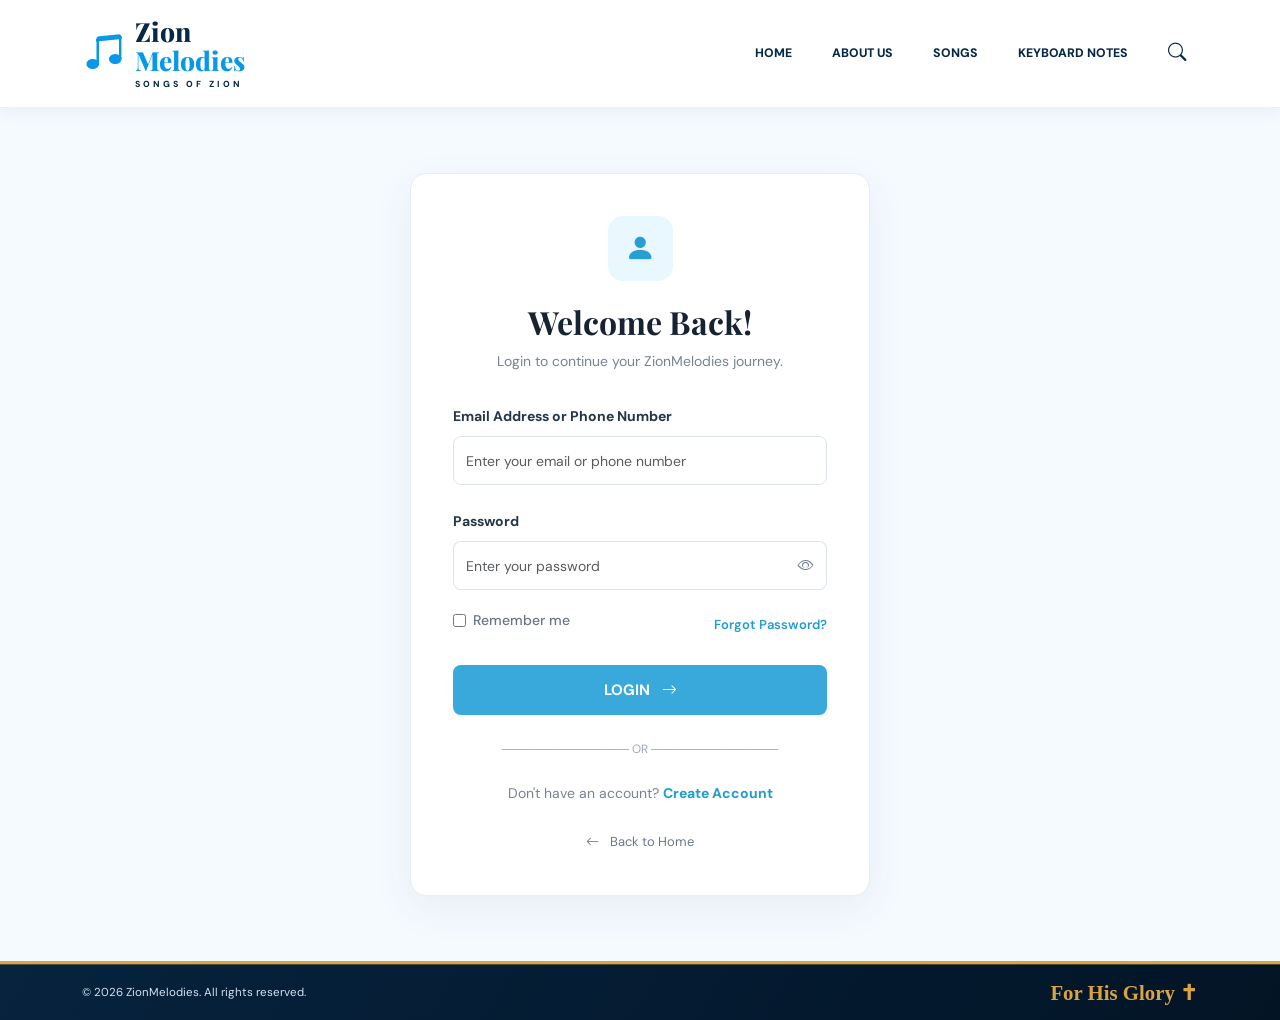
<file: login.html>
<!DOCTYPE html>
<html lang="en">

<head>
    <meta charset="UTF-8">
    <meta name="viewport" content="width=device-width, initial-scale=1.0">

    <title>Login | ZionMelodies</title>

    <!-- Google Fonts -->
    <link rel="preconnect" href="https://fonts.googleapis.com">
    <link rel="preconnect" href="https://fonts.gstatic.com" crossorigin>
    <link
        href="https://fonts.googleapis.com/css2?family=DM+Sans:wght@400;500;600;700;800&family=Playfair+Display:wght@500;600;700;800&display=swap"
        rel="stylesheet">

    <!-- Bootstrap -->
    <link href="https://cdn.jsdelivr.net/npm/bootstrap@5.3.3/dist/css/bootstrap.min.css" rel="stylesheet">

    <!-- Bootstrap Icons -->
    <link rel="stylesheet" href="https://cdn.jsdelivr.net/npm/bootstrap-icons@1.11.3/font/bootstrap-icons.min.css">

    <!-- Main CSS -->
    <link rel="stylesheet" href="css/style.css">

    <style>
        body {
            background: #f5faff;
            font-family: 'DM Sans', sans-serif;
        }

        .login-page {
            min-height: 78vh;
            display: flex;
            align-items: center;
            justify-content: center;
            padding: 65px 15px;
        }

        .login-card {
            width: 100%;
            max-width: 460px;
            background: #fff;
            padding: 42px;
            border-radius: 16px;
            border: 1px solid #e6edf3;
            box-shadow: 0 12px 40px rgba(30, 70, 100, 0.07);
        }

        .login-icon {
            width: 65px;
            height: 65px;
            display: flex;
            align-items: center;
            justify-content: center;
            background: #e9f7ff;
            color: #279fd3;
            border-radius: 15px;
            font-size: 30px;
            margin: 0 auto 22px;
        }

        .login-card h1 {
            font-family: 'Playfair Display', serif;
            font-size: 32px;
            font-weight: 700;
            text-align: center;
            color: #172333;
            margin-bottom: 10px;
        }

        .login-subtitle {
            text-align: center;
            color: #778392;
            font-size: 14px;
            margin-bottom: 32px;
        }

        .login-card label {
            font-size: 14px;
            font-weight: 700;
            color: #273647;
            margin-bottom: 9px;
        }

        .login-input {
            height: 49px;
            border: 1px solid #dce5ed;
            border-radius: 8px;
            font-size: 14px;
            box-shadow: none !important;
        }

        .login-input:focus {
            border-color: #55bce8;
        }

        .input-group .login-input {
            border-right: 0;
        }

        .password-toggle {
            border: 1px solid #dce5ed;
            border-left: 0;
            background: #fff;
            color: #718096;
            border-radius: 0 8px 8px 0;
        }

        .password-toggle:hover {
            color: #249bd1;
        }

        .login-options {
            display: flex;
            justify-content: space-between;
            align-items: center;
            gap: 10px;
            margin: 20px 0 25px;
            font-size: 13px;
        }

        .login-options a {
            color: #229bd0;
            text-decoration: none;
            font-weight: 600;
        }

        .login-options a:hover {
            text-decoration: underline;
        }

        .remember-label {
            display: flex;
            align-items: center;
            gap: 7px;
            color: #697586 !important;
            font-weight: 500 !important;
            margin: 0;
        }

        .remember-label input {
            accent-color: #35a8db;
        }

        .login-submit {
            width: 100%;
            height: 50px;
            background: #39a9dc;
            color: #fff;
            border: none;
            border-radius: 8px;
            font-weight: 700;
            font-size: 15px;
            transition: 0.3s;
        }

        .login-submit:hover {
            background: #168fc6;
        }

        .login-message {
            display: none;
            margin-top: 18px;
            padding: 12px;
            border-radius: 8px;
            background: #eaf7ff;
            color: #176b94;
            font-size: 13px;
            text-align: center;
        }

        .signup-text {
            text-align: center;
            color: #778392;
            font-size: 14px;
            margin-top: 25px;
            margin-bottom: 0;
        }

        .signup-text a {
            color: #219bd0;
            text-decoration: none;
            font-weight: 700;
        }

        .login-divider {
            text-align: center;
            color: #a0aab5;
            font-size: 12px;
            margin: 25px 0;
        }

        .back-home {
            text-align: center;
            margin-top: 25px;
        }

        .back-home a {
            color: #6b7887;
            text-decoration: none;
            font-size: 13px;
        }

        .back-home a:hover {
            color: #219bd0;
        }

        @media (max-width: 480px) {
            .login-card {
                padding: 30px 22px;
            }

            .login-card h1 {
                font-size: 28px;
            }
        }
    </style>

</head>

<body>

    <!-- NAVBAR -->

    <nav class="navbar navbar-expand-lg main-navbar sticky-top">
        <div class="container">

            <a class="navbar-brand brand-logo" href="index.html">

                <span class="brand-symbol">
                    <i class="bi bi-music-note-beamed"></i>
                </span>

                <span class="brand-text">
                    Zion<span>Melodies</span>
                    <small>SONGS OF ZION</small>
                </span>

            </a>

            <button class="navbar-toggler" type="button" data-bs-toggle="collapse" data-bs-target="#mainNavbar"
                aria-controls="mainNavbar" aria-expanded="false" aria-label="Toggle navigation">

                <span class="navbar-toggler-icon"></span>

            </button>

            <div class="collapse navbar-collapse" id="mainNavbar">

                <ul class="navbar-nav ms-auto align-items-lg-center gap-lg-3">

                    <li class="nav-item">
                        <a class="nav-link" href="index.html">HOME</a>
                    </li>

                    <li class="nav-item">
                        <a class="nav-link" href="about.html">ABOUT US</a>
                    </li>

                    <li class="nav-item">
                        <a class="nav-link" href="songs.html">SONGS</a>
                    </li>

                    <li class="nav-item">
                        <a class="nav-link" href="keyboard-notes.html">KEYBOARD NOTES</a>
                    </li>

                    <li class="nav-item">
                        <a class="nav-link search-link" href="songs.html">
                            <i class="bi bi-search"></i>
                        </a>
                    </li>

                </ul>

            </div>
        </div>
    </nav>


    <!-- LOGIN SECTION -->

    <main class="login-page">

        <div class="login-card">

            <div class="login-icon">
                <i class="bi bi-person-fill"></i>
            </div>

            <h1>Welcome Back!</h1>

            <p class="login-subtitle">
                Login to continue your ZionMelodies journey.
            </p>

            <form id="loginForm">

                <div class="mb-4">

                    <label for="loginIdentity">
                        Email Address or Phone Number
                    </label>

                    <input type="text" class="form-control login-input" id="loginIdentity"
                        placeholder="Enter your email or phone number" required>

                </div>


                <div class="mb-2">

                    <label for="loginPassword">
                        Password
                    </label>

                    <div class="input-group">

                        <input type="password" class="form-control login-input" id="loginPassword"
                            placeholder="Enter your password" required>

                        <button class="btn password-toggle" type="button" id="togglePassword"
                            aria-label="Show password">

                            <i class="bi bi-eye" id="passwordIcon"></i>

                        </button>

                    </div>

                </div>


                <div class="login-options">

                    <label class="remember-label">
                        <input type="checkbox" id="rememberMe">
                        Remember me
                    </label>

                    <a href="#" id="forgotPassword">
                        Forgot Password?
                    </a>

                </div>


                <button type="submit" class="login-submit">
                    LOGIN
                    <i class="bi bi-arrow-right ms-2"></i>
                </button>

                <div class="login-message" id="loginMessage"></div>

            </form>


            <div class="login-divider">
                ─────────────── OR ───────────────
            </div>


            <p class="signup-text">
                Don't have an account?
                <a href="signup.html">Create Account</a>
            </p>


            <div class="back-home">
                <a href="index.html">
                    <i class="bi bi-arrow-left me-2"></i>
                    Back to Home
                </a>
            </div>

        </div>

    </main>


    <!-- FOOTER -->

    <footer class="site-footer">

        <div class="footer-bottom">

            <div class="container d-flex flex-wrap justify-content-between
                        align-items-center gap-2">

                <p class="mb-0">
                    © <span id="currentYear"></span> ZionMelodies.
                    All rights reserved.
                </p>

                <p class="glory-text mb-0">
                    For His Glory <span>✝</span>
                </p>

            </div>

        </div>

    </footer>


    <!-- JAVASCRIPT -->

    <script src="https://cdn.jsdelivr.net/npm/bootstrap@5.3.3/dist/js/bootstrap.bundle.min.js"></script>

    <script src="js/main.js"></script>

    <script>

        // Current year
        document.getElementById("currentYear").textContent =
            new Date().getFullYear();


        // Show / Hide Password
        const passwordInput = document.getElementById("loginPassword");
        const togglePassword = document.getElementById("togglePassword");
        const passwordIcon = document.getElementById("passwordIcon");

        togglePassword.addEventListener("click", function () {

            if (passwordInput.type === "password") {

                passwordInput.type = "text";
                passwordIcon.className = "bi bi-eye-slash";
                togglePassword.setAttribute("aria-label", "Hide password");

            } else {

                passwordInput.type = "password";
                passwordIcon.className = "bi bi-eye";
                togglePassword.setAttribute("aria-label", "Show password");

            }

        });


        // Frontend Login Demonstration
        const loginForm = document.getElementById("loginForm");
        const loginMessage = document.getElementById("loginMessage");

        loginForm.addEventListener("submit", function (event) {

            event.preventDefault();

            loginMessage.style.display = "block";

            loginMessage.textContent =
                "login successfully";

        });


        // Forgot Password Demonstration
        document.getElementById("forgotPassword").addEventListener("click", function (event) {

            event.preventDefault();

            loginMessage.style.display = "block";

            loginMessage.textContent =
                "Password recovery will be available when account services are connected.";

        });

    </script>

</body>

</html>
</file>
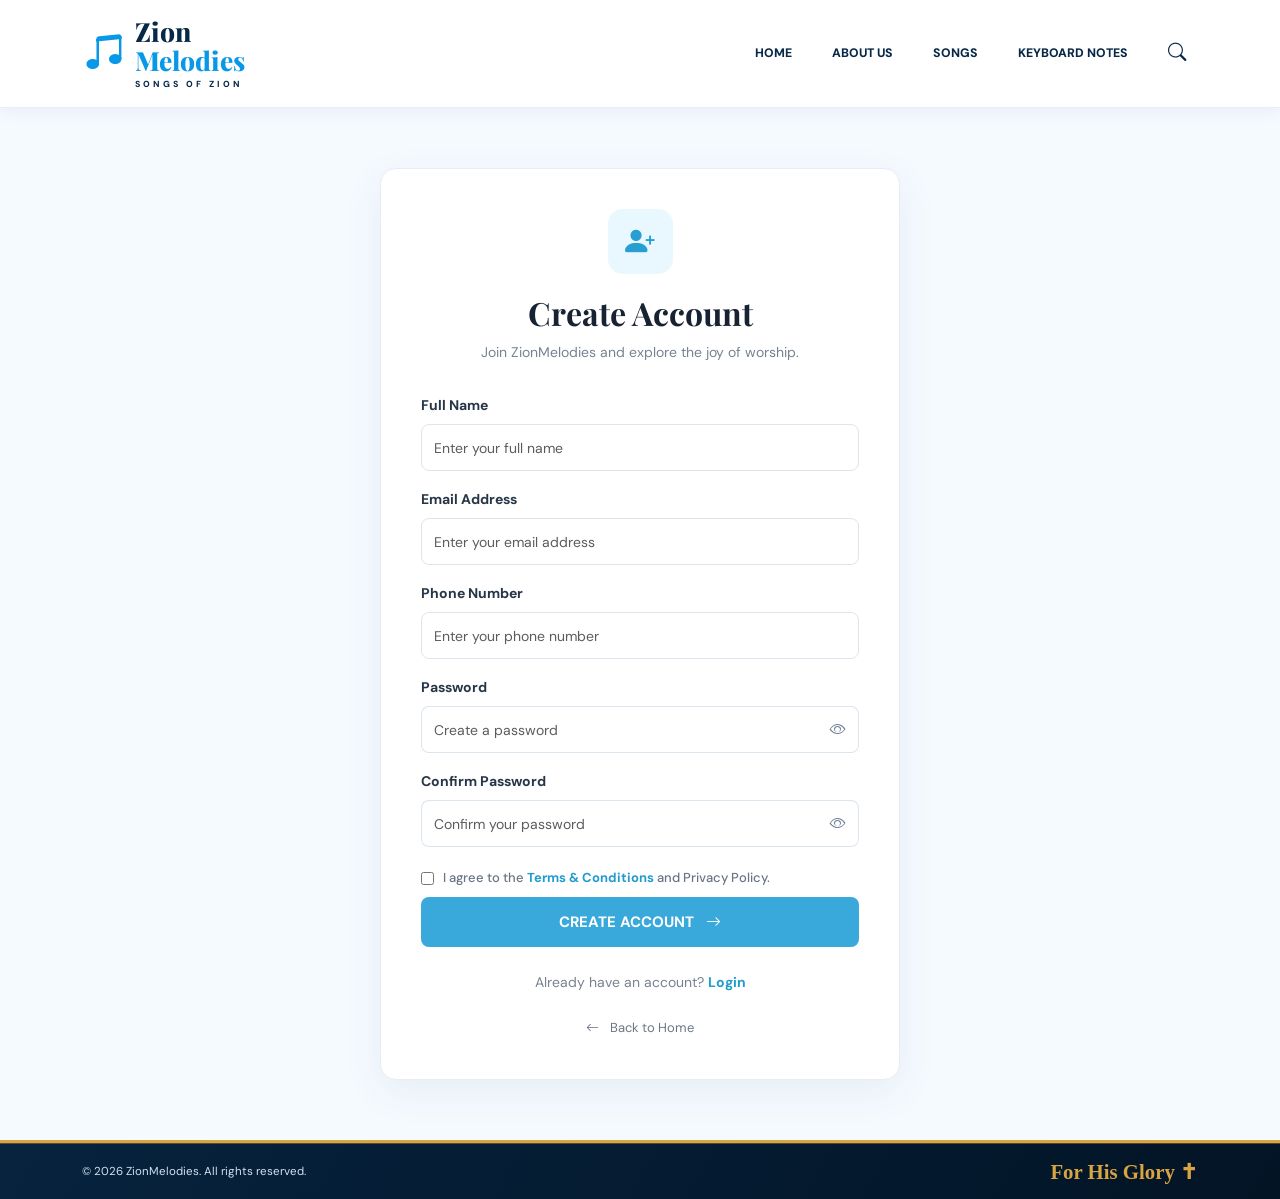
<file: signup.html>
<!DOCTYPE html>
<html lang="en">

<head>
    <meta charset="UTF-8">
    <meta name="viewport" content="width=device-width, initial-scale=1.0">

    <title>Sign Up | ZionMelodies</title>

    <!-- Google Fonts -->
    <link rel="preconnect" href="https://fonts.googleapis.com">
    <link rel="preconnect" href="https://fonts.gstatic.com" crossorigin>
    <link
        href="https://fonts.googleapis.com/css2?family=DM+Sans:wght@400;500;600;700;800&family=Playfair+Display:wght@500;600;700;800&display=swap"
        rel="stylesheet">

    <!-- Bootstrap -->
    <link href="https://cdn.jsdelivr.net/npm/bootstrap@5.3.3/dist/css/bootstrap.min.css" rel="stylesheet">

    <!-- Bootstrap Icons -->
    <link rel="stylesheet" href="https://cdn.jsdelivr.net/npm/bootstrap-icons@1.11.3/font/bootstrap-icons.min.css">

    <!-- Main CSS -->
    <link rel="stylesheet" href="css/style.css">

    <style>
        body {
            background: #f5faff;
            font-family: 'DM Sans', sans-serif;
        }

        .signup-page {
            min-height: 85vh;
            display: flex;
            justify-content: center;
            align-items: center;
            padding: 60px 15px;
        }

        .signup-card {
            width: 100%;
            max-width: 520px;
            padding: 40px;
            background: #fff;
            border: 1px solid #e6edf3;
            border-radius: 16px;
            box-shadow: 0 12px 40px rgba(30, 70, 100, 0.07);
        }

        .signup-icon {
            width: 65px;
            height: 65px;
            display: flex;
            align-items: center;
            justify-content: center;
            margin: 0 auto 20px;
            border-radius: 15px;
            background: #e9f7ff;
            color: #279fd3;
            font-size: 30px;
        }

        .signup-card h1 {
            font-family: 'Playfair Display', serif;
            font-size: 32px;
            font-weight: 700;
            color: #172333;
            text-align: center;
            margin-bottom: 10px;
        }

        .signup-subtitle {
            color: #778392;
            font-size: 14px;
            text-align: center;
            margin-bottom: 30px;
        }

        .signup-card label {
            color: #273647;
            font-size: 14px;
            font-weight: 700;
            margin-bottom: 8px;
        }

        .signup-input {
            height: 47px;
            border: 1px solid #dce5ed;
            border-radius: 8px;
            font-size: 14px;
            box-shadow: none !important;
        }

        .signup-input:focus {
            border-color: #55bce8;
        }

        .password-group .signup-input {
            border-right: 0;
        }

        .password-toggle {
            background: #fff;
            border: 1px solid #dce5ed;
            border-left: 0;
            color: #718096;
            border-radius: 0 8px 8px 0;
        }

        .password-toggle:hover {
            color: #219bd0;
        }

        .terms-label {
            display: flex;
            align-items: flex-start;
            gap: 9px;
            color: #697586 !important;
            font-size: 13px !important;
            font-weight: 500 !important;
            line-height: 1.7;
            margin: 20px 0;
        }

        .terms-label input {
            margin-top: 5px;
            accent-color: #35a8db;
        }

        .terms-label a {
            color: #219bd0;
            text-decoration: none;
            font-weight: 700;
        }

        .signup-submit {
            width: 100%;
            height: 50px;
            background: #39a9dc;
            border: none;
            border-radius: 8px;
            color: #fff;
            font-size: 15px;
            font-weight: 700;
            transition: 0.3s;
        }

        .signup-submit:hover {
            background: #168fc6;
        }

        .signup-message {
            display: none;
            padding: 12px;
            margin-top: 18px;
            background: #eaf7ff;
            color: #176b94;
            border-radius: 8px;
            font-size: 13px;
            text-align: center;
        }

        .login-text {
            text-align: center;
            color: #778392;
            font-size: 14px;
            margin-top: 25px;
            margin-bottom: 0;
        }

        .login-text a {
            color: #219bd0;
            text-decoration: none;
            font-weight: 700;
        }

        .back-home {
            text-align: center;
            margin-top: 22px;
        }

        .back-home a {
            color: #6b7887;
            text-decoration: none;
            font-size: 13px;
        }

        .back-home a:hover {
            color: #219bd0;
        }

        @media (max-width: 480px) {
            .signup-card {
                padding: 28px 20px;
            }

            .signup-card h1 {
                font-size: 28px;
            }
        }
    </style>

</head>

<body>

    <!-- NAVBAR -->

    <nav class="navbar navbar-expand-lg main-navbar sticky-top">
        <div class="container">

            <a class="navbar-brand brand-logo" href="index.html">

                <span class="brand-symbol">
                    <i class="bi bi-music-note-beamed"></i>
                </span>

                <span class="brand-text">
                    Zion<span>Melodies</span>
                    <small>SONGS OF ZION</small>
                </span>

            </a>

            <button class="navbar-toggler" type="button" data-bs-toggle="collapse" data-bs-target="#mainNavbar"
                aria-controls="mainNavbar" aria-expanded="false" aria-label="Toggle navigation">

                <span class="navbar-toggler-icon"></span>

            </button>

            <div class="collapse navbar-collapse" id="mainNavbar">

                <ul class="navbar-nav ms-auto align-items-lg-center gap-lg-3">

                    <li class="nav-item">
                        <a class="nav-link" href="index.html">HOME</a>
                    </li>

                    <li class="nav-item">
                        <a class="nav-link" href="about.html">ABOUT US</a>
                    </li>

                    <li class="nav-item">
                        <a class="nav-link" href="songs.html">SONGS</a>
                    </li>

                    <li class="nav-item">
                        <a class="nav-link" href="keyboard-notes.html">KEYBOARD NOTES</a>
                    </li>

                    <li class="nav-item">
                        <a class="nav-link search-link" href="songs.html">
                            <i class="bi bi-search"></i>
                        </a>
                    </li>

                </ul>

            </div>
        </div>
    </nav>


    <!-- SIGNUP SECTION -->

    <main class="signup-page">

        <div class="signup-card">

            <div class="signup-icon">
                <i class="bi bi-person-plus-fill"></i>
            </div>

            <h1>Create Account</h1>

            <p class="signup-subtitle">
                Join ZionMelodies and explore the joy of worship.
            </p>


            <form id="signupForm">

                <!-- FULL NAME -->

                <div class="mb-3">

                    <label for="fullName">Full Name</label>

                    <input type="text" class="form-control signup-input" id="fullName"
                        placeholder="Enter your full name" autocomplete="name" required>

                </div>


                <!-- EMAIL -->

                <div class="mb-3">

                    <label for="email">Email Address</label>

                    <input type="email" class="form-control signup-input" id="email"
                        placeholder="Enter your email address" autocomplete="email" required>

                </div>


                <!-- PHONE -->

                <div class="mb-3">

                    <label for="phone">Phone Number</label>

                    <input type="tel" class="form-control signup-input" id="phone" placeholder="Enter your phone number"
                        autocomplete="tel" pattern="[0-9]{10}" maxlength="10" required>

                </div>


                <!-- PASSWORD -->

                <div class="mb-3">

                    <label for="password">Password</label>

                    <div class="input-group password-group">

                        <input type="password" class="form-control signup-input" id="password"
                            placeholder="Create a password" autocomplete="new-password" minlength="8" required>

                        <button type="button" class="btn password-toggle" data-target="password"
                            aria-label="Show password">

                            <i class="bi bi-eye"></i>

                        </button>

                    </div>

                </div>


                <!-- CONFIRM PASSWORD -->

                <div class="mb-3">

                    <label for="confirmPassword">Confirm Password</label>

                    <div class="input-group password-group">

                        <input type="password" class="form-control signup-input" id="confirmPassword"
                            placeholder="Confirm your password" autocomplete="new-password" minlength="8" required>

                        <button type="button" class="btn password-toggle" data-target="confirmPassword"
                            aria-label="Show password">

                            <i class="bi bi-eye"></i>

                        </button>

                    </div>

                </div>


                <!-- TERMS -->

                <label class="terms-label">

                    <input type="checkbox" id="terms" required>

                    <span>
                        I agree to the
                        <a href="#" id="termsLink">Terms &amp; Conditions</a>
                        and Privacy Policy.
                    </span>

                </label>


                <!-- SUBMIT -->

                <button type="submit" class="signup-submit">
                    CREATE ACCOUNT
                    <i class="bi bi-arrow-right ms-2"></i>
                </button>

                <div class="signup-message" id="signupMessage"></div>

            </form>


            <p class="login-text">
                Already have an account?
                <a href="login.html">Login</a>
            </p>


            <div class="back-home">

                <a href="index.html">
                    <i class="bi bi-arrow-left me-2"></i>
                    Back to Home
                </a>

            </div>

        </div>

    </main>


    <!-- FOOTER -->

    <footer class="site-footer">

        <div class="footer-bottom">

            <div class="container d-flex flex-wrap justify-content-between
                        align-items-center gap-2">

                <p class="mb-0">
                    © <span id="currentYear"></span> ZionMelodies.
                    All rights reserved.
                </p>

                <p class="glory-text mb-0">
                    For His Glory <span>✝</span>
                </p>

            </div>

        </div>

    </footer>


    <!-- JAVASCRIPT -->

    <script src="https://cdn.jsdelivr.net/npm/bootstrap@5.3.3/dist/js/bootstrap.bundle.min.js"></script>

    <script src="js/main.js"></script>

    <script>

        // Current year
        document.getElementById("currentYear").textContent =
            new Date().getFullYear();


        // Show / Hide Password
        document.querySelectorAll(".password-toggle").forEach(function (button) {

            button.addEventListener("click", function () {

                const targetId = this.getAttribute("data-target");
                const passwordField = document.getElementById(targetId);
                const icon = this.querySelector("i");

                if (passwordField.type === "password") {

                    passwordField.type = "text";
                    icon.className = "bi bi-eye-slash";
                    this.setAttribute("aria-label", "Hide password");

                } else {

                    passwordField.type = "password";
                    icon.className = "bi bi-eye";
                    this.setAttribute("aria-label", "Show password");

                }

            });

        });


        // Frontend Signup Demonstration
        const signupForm = document.getElementById("signupForm");
        const signupMessage = document.getElementById("signupMessage");

        signupForm.addEventListener("submit", function (event) {

            event.preventDefault();

            const password = document.getElementById("password").value;
            const confirmPassword = document.getElementById("confirmPassword").value;

            signupMessage.style.display = "block";

            if (password !== confirmPassword) {

                signupMessage.textContent = "Passwords do not match.";
                signupMessage.style.background = "#fff0f0";
                signupMessage.style.color = "#b42318";

                return;

            }

            signupMessage.style.background = "#eaf7ff";
            signupMessage.style.color = "#176b94";

            signupMessage.textContent =
                "Account Created Successfully.";

        });


        // Terms demonstration
        document.getElementById("termsLink").addEventListener("click", function (event) {

            event.preventDefault();

            alert("Terms & Conditions will be added soon.");

        });

    </script>

</body>

</html>
</file>
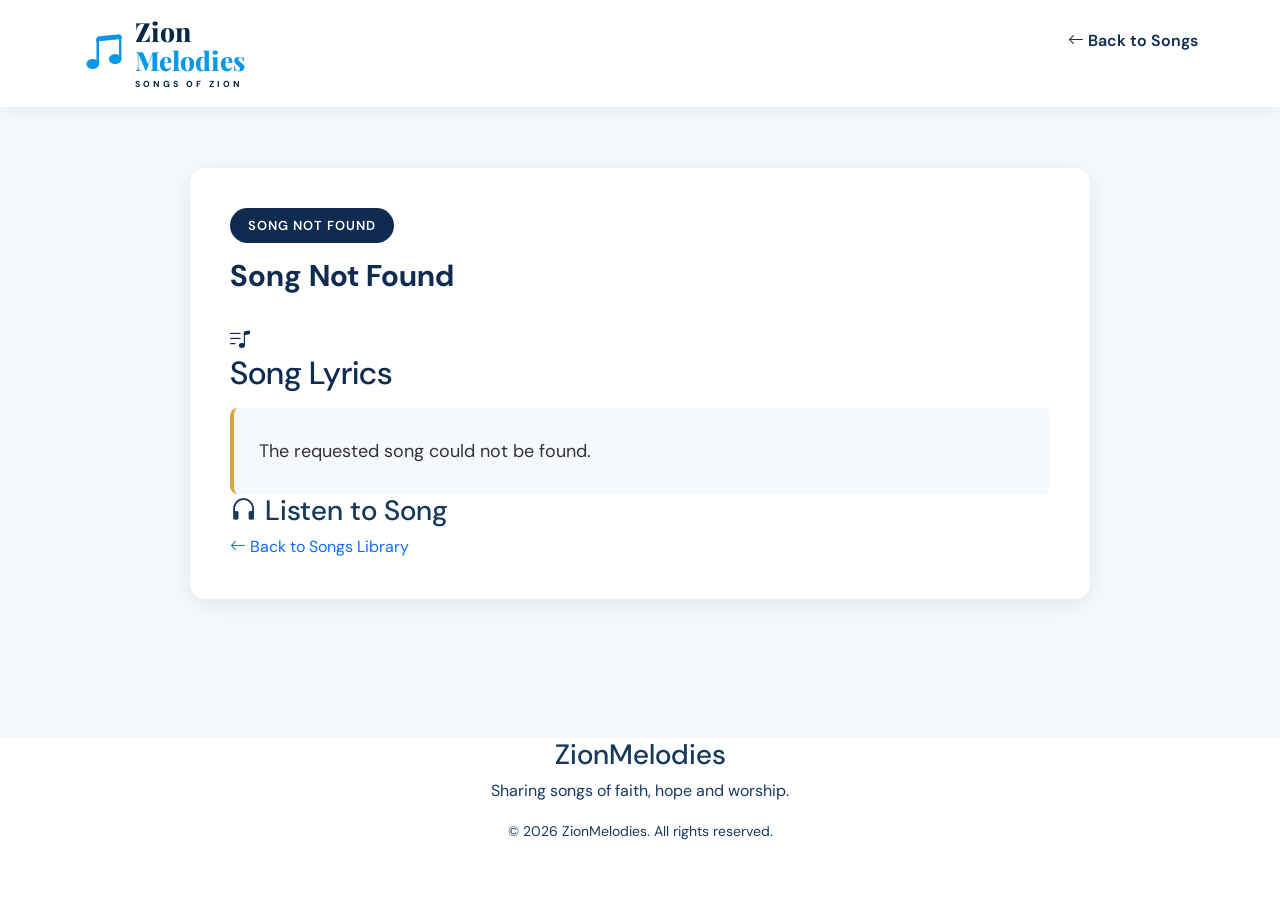
<file: song-details.html>
<!DOCTYPE html>
<html lang="en">

<head>
    <meta charset="UTF-8">
    <meta name="viewport" content="width=device-width, initial-scale=1.0">

    <title>Song Details | ZionMelodies</title>

    <!-- Google Fonts -->
    <link rel="preconnect" href="https://fonts.googleapis.com">
    <link rel="preconnect" href="https://fonts.gstatic.com" crossorigin>
    <link
        href="https://fonts.googleapis.com/css2?family=DM+Sans:wght@400;500;600;700&family=Playfair+Display:wght@600;700&display=swap"
        rel="stylesheet">

    <!-- Bootstrap -->
    <link href="https://cdn.jsdelivr.net/npm/bootstrap@5.3.3/dist/css/bootstrap.min.css" rel="stylesheet">

    <!-- Bootstrap Icons -->
    <link rel="stylesheet" href="https://cdn.jsdelivr.net/npm/bootstrap-icons@1.11.3/font/bootstrap-icons.min.css">

    <!-- Website CSS -->
    <link rel="stylesheet" href="css/style.css">
    <link rel="stylesheet" href="css/song-details.css">
</head>

<body>

    <!-- NAVBAR -->
    <nav class="navbar navbar-expand-lg main-navbar">
        <div class="container">

            <a class="navbar-brand brand-logo" href="index.html">
                <span class="brand-symbol">
                    <i class="bi bi-music-note-beamed"></i>
                </span>

                <span class="brand-text">
                    Zion<span>Melodies</span>
                    <small>SONGS OF ZION</small>
                </span>
            </a>

            <a href="songs.html" class="back-to-songs">
                <i class="bi bi-arrow-left"></i>
                Back to Songs
            </a>

        </div>
    </nav>


    <!-- SONG DETAILS -->
    <main class="song-details-section">

        <div class="container">

            <div class="song-details-card">

                <span class="song-number" id="detailSongNumber">
                    SONG NO. 001
                </span>

                <h1 id="detailSongTitle">
                    Song Title
                </h1>

                <div class="song-divider"></div>

                <div class="lyrics-heading">
                    <i class="bi bi-music-note-list"></i>
                    <h2>Song Lyrics</h2>
                </div>

                <div class="song-lyrics" id="songLyrics">
                    <p>Song lyrics will appear here.</p>
                </div>

                <div class="song-audio-section">
                    <h3>
                        <i class="bi bi-headphones"></i>
                        Listen to Song
                    </h3>

                    <audio id="songAudio" controls>
                        Your browser does not support audio playback.
                    </audio>
                </div>

                <a href="songs.html" class="back-button">
                    <i class="bi bi-arrow-left"></i>
                    Back to Songs Library
                </a>

            </div>

        </div>

    </main>


    <!-- FOOTER -->
    <footer class="songs-footer">
        <div class="container text-center">
            <h3>Zion<span>Melodies</span></h3>
            <p>Sharing songs of faith, hope and worship.</p>
            <small>
                © <span id="currentYear"></span> ZionMelodies.
                All rights reserved.
            </small>
        </div>
    </footer>


    <script src="js/main.js"></script>
    <script src="js/song-details.js"></script>

</body>

</html>
</file>
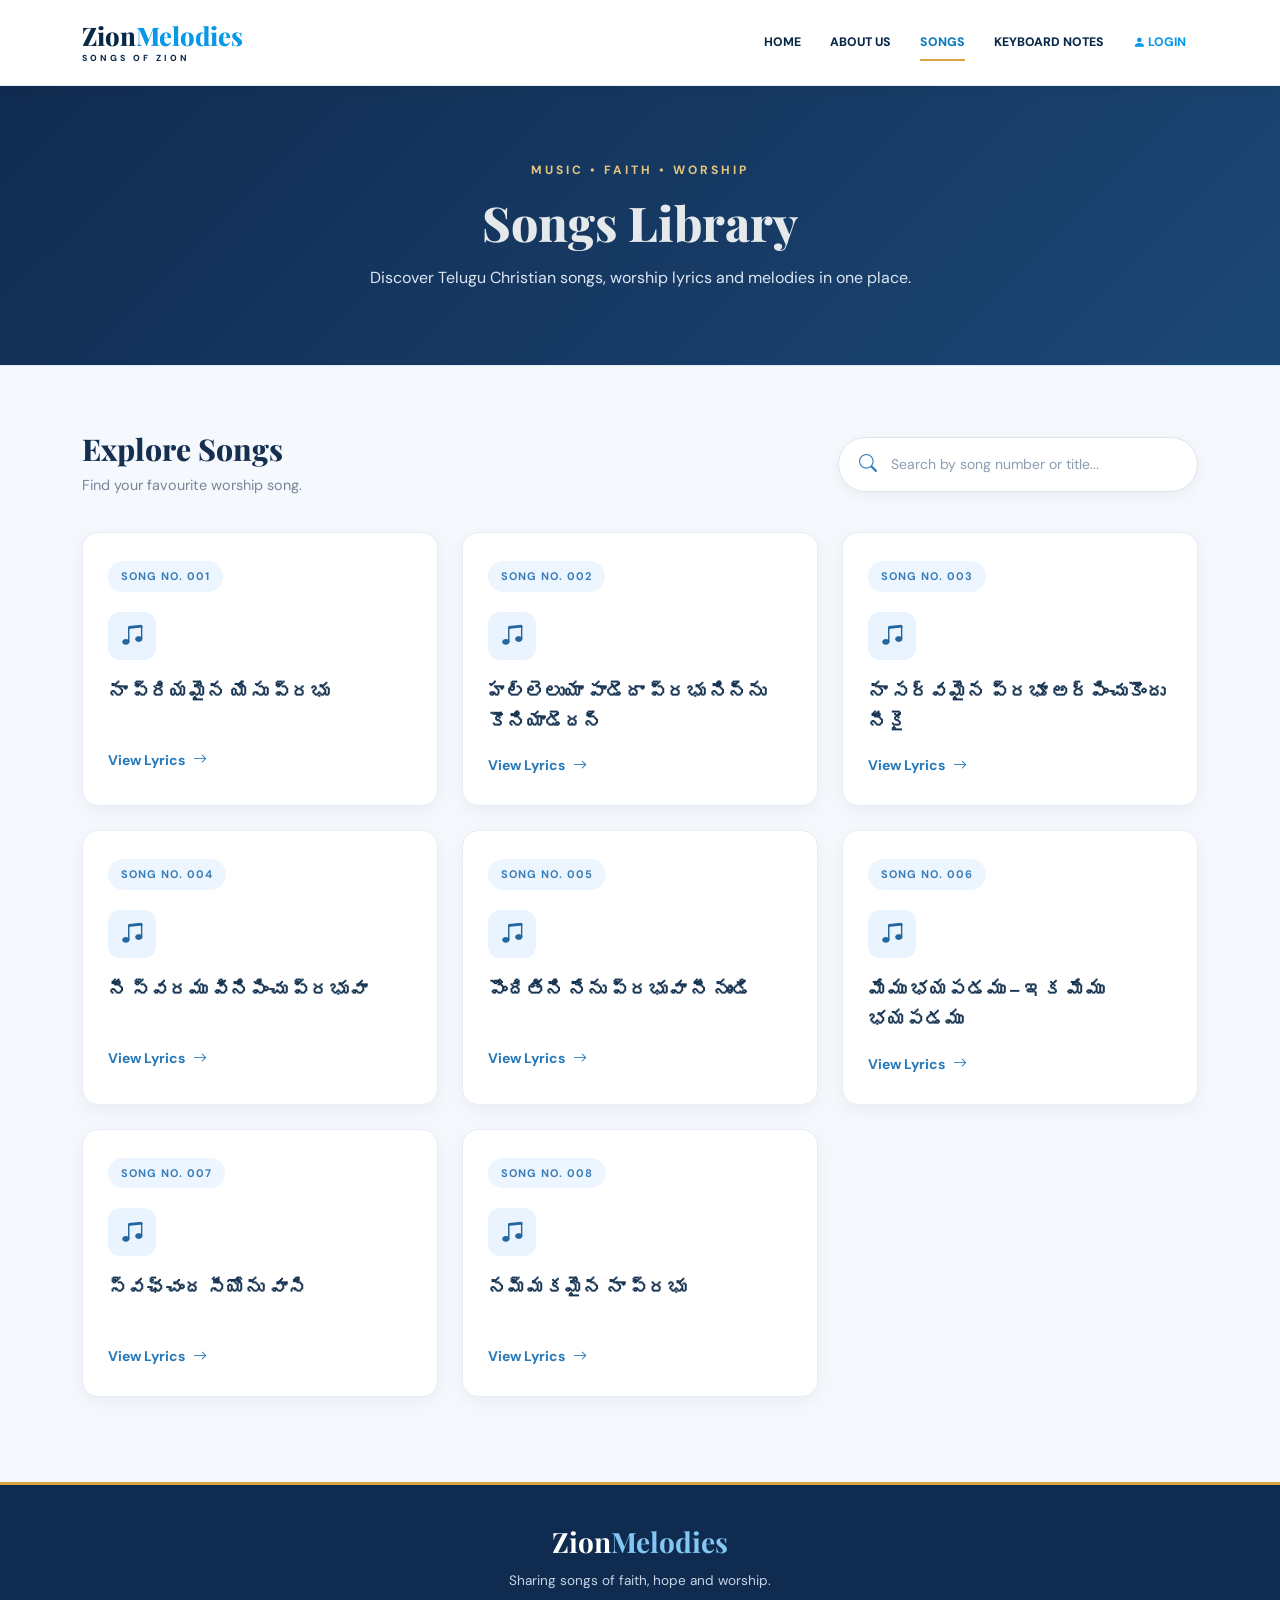
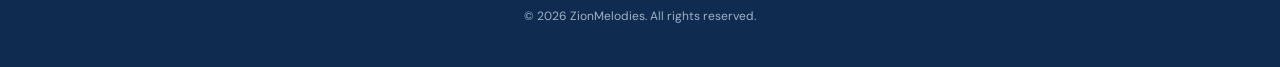
<file: songs.html>
<!DOCTYPE html>
<html lang="en">

<head>
    <meta charset="UTF-8">
    <meta name="viewport" content="width=device-width, initial-scale=1.0">

    <title>Songs Library | ZionMelodies</title>

    <!-- Bootstrap -->
    <link href="https://cdn.jsdelivr.net/npm/bootstrap@5.3.3/dist/css/bootstrap.min.css" rel="stylesheet">

    <!-- Bootstrap Icons -->
    <link href="https://cdn.jsdelivr.net/npm/bootstrap-icons@1.11.3/font/bootstrap-icons.min.css" rel="stylesheet">

    <!-- Google Fonts -->
    <link
        href="https://fonts.googleapis.com/css2?family=DM+Sans:wght@400;500;600;700&family=Playfair+Display:wght@600;700&display=swap"
        rel="stylesheet">

    <!-- Existing Website CSS -->
    <link rel="stylesheet" href="css/style.css">

    <!-- Songs Page CSS -->
    <link rel="stylesheet" href="css/songs.css">
</head>

<body>

    <!-- NAVBAR -->
    <nav class="navbar navbar-expand-lg songs-navbar">
        <div class="container">

            <a class="navbar-brand" href="index.html">
                <span class="brand-name">Zion<span>Melodies</span></span>
                <small>SONGS OF ZION</small>
            </a>

            <button class="navbar-toggler" type="button" data-bs-toggle="collapse" data-bs-target="#songsNavbar">
                <span class="navbar-toggler-icon"></span>
            </button>

            <div class="collapse navbar-collapse" id="songsNavbar">
                <ul class="navbar-nav ms-auto align-items-lg-center">

                    <li class="nav-item">
                        <a class="nav-link" href="index.html">HOME</a>
                    </li>

                    <li class="nav-item">
                        <a class="nav-link" href="index.html#about">ABOUT US</a>
                    </li>

                    <li class="nav-item">
                        <a class="nav-link active" href="songs.html">SONGS</a>
                    </li>

                    <li class="nav-item">
                        <a class="nav-link" href="keyboard-notes.html">KEYBOARD NOTES</a>
                    </li>

                    <li class="nav-item">
                        <a class="nav-link login-link" href="#login">
                            <i class="bi bi-person-fill"></i> LOGIN
                        </a>
                    </li>

                </ul>
            </div>
        </div>
    </nav>


    <!-- SONGS LIBRARY HEADER -->
    <section class="songs-page-header">
        <div class="container text-center">

            <p class="songs-eyebrow">MUSIC • FAITH • WORSHIP</p>

            <h1>Songs Library</h1>

            <p>
                Discover Telugu Christian songs, worship lyrics
                and melodies in one place.
            </p>

        </div>
    </section>


    <!-- SONGS LIBRARY -->
    <section class="songs-library-section">
        <div class="container">

            <div class="songs-toolbar">

                <div>
                    <h2>Explore Songs</h2>
                    <p>Find your favourite worship song.</p>
                </div>

                <div class="songs-search">
                    <i class="bi bi-search"></i>

                    <input type="search" id="songSearch" placeholder="Search by song number or title...">
                </div>

            </div>


            <!-- SONG CARDS -->
            <div class="row g-4" id="songsContainer">

                <!-- SONG 1 -->
                <div class="col-md-6 col-lg-4 song-item">
                    <div class="song-card">
                        <span class="song-number">SONG NO. 001</span>
                        <div class="song-icon">
                            <i class="bi bi-music-note-beamed"></i>
                        </div>
                        <h3>నా ప్రియమైన యేసు ప్రభు</h3>
                        <a href="song-details.html?song=1" class="view-lyrics-link">
                            View Lyrics <i class="bi bi-arrow-right"></i>
                        </a>
                    </div>
                </div>

                <!-- SONG 2 -->
                <div class="col-md-6 col-lg-4 song-item">
                    <div class="song-card">
                        <span class="song-number">SONG NO. 002</span>
                        <div class="song-icon">
                            <i class="bi bi-music-note-beamed"></i>
                        </div>
                        <h3>హల్లెలుయా పాడెదా ప్రభు నిన్ను కొనియాడెదన్</h3>
                        <a href="song-details.html?song=2" class="view-lyrics-link">
                            View Lyrics <i class="bi bi-arrow-right"></i>
                        </a>
                    </div>
                </div>

                <!-- SONG 3 -->
                <div class="col-md-6 col-lg-4 song-item">
                    <div class="song-card">
                        <span class="song-number">SONG NO. 003</span>
                        <div class="song-icon">
                            <i class="bi bi-music-note-beamed"></i>
                        </div>
                        <h3>నా సర్వమైన ప్రభూ అర్పించుకొందు నీకై</h3>
                        <a href="song-details.html?song=3" class="view-lyrics-link">
                            View Lyrics <i class="bi bi-arrow-right"></i>
                        </a>
                    </div>
                </div>

                <!-- SONG 4 -->
                <div class="col-md-6 col-lg-4 song-item">
                    <div class="song-card">
                        <span class="song-number">SONG NO. 004</span>
                        <div class="song-icon">
                            <i class="bi bi-music-note-beamed"></i>
                        </div>
                        <h3>నీ స్వరము వినిపించు ప్రభువా</h3>
                        <a href="song-details.html?song=4" class="view-lyrics-link">
                            View Lyrics <i class="bi bi-arrow-right"></i>
                        </a>
                    </div>
                </div>

                <!-- SONG 5 -->
                <div class="col-md-6 col-lg-4 song-item">
                    <div class="song-card">
                        <span class="song-number">SONG NO. 005</span>
                        <div class="song-icon">
                            <i class="bi bi-music-note-beamed"></i>
                        </div>
                        <h3>పొందితిని నేను ప్రభువా నీ నుండి</h3>
                        <a href="song-details.html?song=5" class="view-lyrics-link">
                            View Lyrics <i class="bi bi-arrow-right"></i>
                        </a>
                    </div>
                </div>

                <!-- SONG 6 -->
                <div class="col-md-6 col-lg-4 song-item">
                    <div class="song-card">
                        <span class="song-number">SONG NO. 006</span>
                        <div class="song-icon">
                            <i class="bi bi-music-note-beamed"></i>
                        </div>
                        <h3>మేము భయపడము – ఇక మేము భయపడము</h3>
                        <a href="song-details.html?song=6" class="view-lyrics-link">
                            View Lyrics <i class="bi bi-arrow-right"></i>
                        </a>
                    </div>
                </div>

                <!-- SONG 7 -->
                <div class="col-md-6 col-lg-4 song-item">
                    <div class="song-card">
                        <span class="song-number">SONG NO. 007</span>
                        <div class="song-icon">
                            <i class="bi bi-music-note-beamed"></i>
                        </div>
                        <h3>స్వఛ్చంద సీయోను వాసి</h3>
                        <a href="song-details.html?song=7" class="view-lyrics-link">
                            View Lyrics <i class="bi bi-arrow-right"></i>
                        </a>
                    </div>
                </div>

                <!-- SONG 8 -->
                <div class="col-md-6 col-lg-4 song-item">
                    <div class="song-card">
                        <span class="song-number">SONG NO. 008</span>
                        <div class="song-icon">
                            <i class="bi bi-music-note-beamed"></i>
                        </div>
                        <h3>నమ్మకమైన నా ప్రభు</h3>
                        <a href="song-details.html?song=8" class="view-lyrics-link">
                            View Lyrics <i class="bi bi-arrow-right"></i>
                        </a>
                    </div>
                </div>

            </div>

            <!-- NO SONGS FOUND -->
            <div id="noSongsFound" class="no-songs-message" hidden>
                <i class="bi bi-music-note-list"></i>
                <h3>No Songs Found</h3>
                <p>Try searching with another song number or title.</p>
            </div>

        </div>
    </section>


    <!-- FOOTER -->
    <footer class="songs-footer">
        <div class="container text-center">
            <h3>Zion<span>Melodies</span></h3>
            <p>Sharing songs of faith, hope and worship.</p>
            <small>© <span id="currentYear"></span> ZionMelodies. All rights reserved.</small>
        </div>
    </footer>


    <!-- JAVASCRIPT -->
    <script src="https://cdn.jsdelivr.net/npm/bootstrap@5.3.3/dist/js/bootstrap.bundle.min.js"></script>
    <script src="js/main.js"></script>
    <script src="js/songs.js"></script>

</body>

</html>
</file>
<file: css/keyboard-notes.css>
/* Keyboard Notes Page Header */
.keyboard-header {
    padding: 70px 20px;
    background: #102b50;
    color: #ffffff;
    text-align: center;
}

.keyboard-header h1 {
    font-size: 38px;
    font-weight: 700;
    margin-bottom: 15px;
}

.keyboard-header p {
    font-size: 17px;
    margin-bottom: 0;
    color: #e0e7f0;
}

/* Keyboard Notes Section */
.keyboard-notes-section {
    padding: 65px 0;
    background: #f5f8fc;
}

.keyboard-intro {
    margin-bottom: 40px;
}

.keyboard-intro h2 {
    color: #102b50;
    font-size: 30px;
    font-weight: 700;
    margin-bottom: 12px;
}

.keyboard-intro p {
    color: #666666;
    font-size: 16px;
}

/* Song Cards */
.keyboard-card {
    height: 100%;
    padding: 30px 25px;
    background: #ffffff;
    border-radius: 12px;
    border: 1px solid #e5eaf1;
    box-shadow: 0 5px 20px rgba(0, 0, 0, 0.05);
    text-align: center;
    transition: 0.3s ease;
}

.keyboard-card:hover {
    transform: translateY(-6px);
    box-shadow: 0 10px 25px rgba(0, 0, 0, 0.10);
}

.keyboard-card span {
    display: inline-block;
    margin-bottom: 15px;
    padding: 7px 15px;
    background: #102b50;
    color: #ffffff;
    border-radius: 20px;
    font-size: 12px;
    font-weight: 600;
    letter-spacing: 1px;
}

.keyboard-card h3 {
    min-height: 65px;
    margin-bottom: 20px;
    color: #102b50;
    font-size: 19px;
    font-weight: 600;
}

.keyboard-link {
    display: inline-block;
    padding: 10px 25px;
    background: #d5a642;
    color: #102b50;
    border-radius: 25px;
    font-weight: 600;
    text-decoration: none;
    transition: 0.3s ease;
}

.keyboard-link:hover {
    background: #102b50;
    color: #ffffff;
}

/* Responsive Design */
@media (max-width: 576px) {
    .keyboard-header {
        padding: 50px 15px;
    }

    .keyboard-header h1 {
        font-size: 29px;
    }

    .keyboard-notes-section {
        padding: 45px 0;
    }

    .keyboard-intro h2 {
        font-size: 25px;
    }

    .keyboard-card {
        padding: 25px 18px;
    }
}
</file>
<file: css/listen-and-learn.css>
/* =====================================
   LISTEN & LEARN PAGE
===================================== */

.listen-learn-section {
    background: #f5f8fc;
    padding: 75px 0 90px;
    min-height: 650px;
}

/* PAGE HEADING */

.listen-learn-section .section-heading {
    margin-bottom: 55px;
}

.listen-learn-section .section-heading h1 {
    font-family: 'Playfair Display', serif;
    font-size: 42px;
    font-weight: 700;
    color: #102b50;
    margin: 18px 0 12px;
}

.listen-learn-section .section-heading p {
    font-family: 'DM Sans', sans-serif;
    font-size: 16px;
    color: #68778b;
    margin: 0;
}


/* SONG CARDS */

.listen-song-card {
    height: 100%;
    background: #ffffff;
    border-radius: 16px;
    overflow: hidden;
    border: 1px solid #e8edf5;
    box-shadow: 0 5px 20px rgba(16, 43, 80, 0.06);
    transition: transform 0.3s ease, box-shadow 0.3s ease;
}

.listen-song-card:hover {
    transform: translateY(-7px);
    box-shadow: 0 12px 30px rgba(16, 43, 80, 0.12);
}


/* SONG IMAGE AREA */

.listen-song-image {
    height: 190px;
    background: linear-gradient(135deg, #dceeff, #edf5ff, #d5e8ff);
    display: flex;
    align-items: center;
    justify-content: center;
    position: relative;
    overflow: hidden;
}

.listen-song-image>i {
    font-size: 75px;
    color: #356b9f;
    opacity: 0.65;
}

.listen-song-image::before,
.listen-song-image::after {
    content: "";
    position: absolute;
    border-radius: 50%;
    border: 1px solid rgba(53, 107, 159, 0.15);
}

.listen-song-image::before {
    width: 170px;
    height: 170px;
}

.listen-song-image::after {
    width: 230px;
    height: 230px;
}


/* PLAY ICON */

.play-icon {
    position: absolute;
    width: 48px;
    height: 48px;
    background: #ffffff;
    border-radius: 50%;
    display: flex;
    align-items: center;
    justify-content: center;
    color: #174b7c;
    font-size: 25px;
    box-shadow: 0 5px 15px rgba(0, 0, 0, 0.12);
    opacity: 0;
    transform: scale(0.8);
    transition: all 0.3s ease;
    z-index: 2;
}

.listen-song-card:hover .play-icon {
    opacity: 1;
    transform: scale(1);
}


/* SONG CONTENT */

.listen-song-content {
    padding: 22px 20px 24px;
    display: flex;
    flex-direction: column;
    min-height: 205px;
}

.listen-song-number {
    font-family: 'DM Sans', sans-serif;
    font-size: 11px;
    font-weight: 800;
    letter-spacing: 1.3px;
    color: #b18a32;
    margin-bottom: 12px;
}

.listen-song-content h3 {
    font-family: 'DM Sans', sans-serif;
    font-size: 17px;
    font-weight: 700;
    line-height: 1.6;
    color: #102b50;
    margin-bottom: 20px;
    min-height: 54px;
}


/* LEARN BUTTON */

.learn-button {
    display: inline-flex;
    align-items: center;
    justify-content: center;
    gap: 9px;
    background: #102b50;
    color: #ffffff;
    text-decoration: none;
    padding: 11px 18px;
    border-radius: 7px;
    font-family: 'DM Sans', sans-serif;
    font-size: 14px;
    font-weight: 700;
    transition: all 0.3s ease;
    margin-top: auto;
    width: fit-content;
    min-width: 115px;
}

.learn-button:hover {
    background: #d5a642;
    color: #102b50;
}

.learn-button i {
    transition: transform 0.3s ease;
}

.learn-button:hover i {
    transform: translateX(4px);
}


/* RESPONSIVE DESIGN */

@media (max-width: 991px) {

    .listen-learn-section {
        padding: 60px 0 75px;
    }

    .listen-song-image {
        height: 175px;
    }

}

@media (max-width: 576px) {

    .listen-learn-section {
        padding: 45px 0 60px;
    }

    .listen-learn-section .section-heading {
        margin-bottom: 35px;
    }

    .listen-learn-section .section-heading h1 {
        font-size: 32px;
    }

    .listen-learn-section .section-heading p {
        font-size: 14px;
    }

    .listen-song-image {
        height: 190px;
    }

    .listen-song-content {
        min-height: auto;
    }

}
</file>
<file: css/song-details.css>
.song-details-section {
    min-height: 70vh;
    padding: 60px 6%;
    background: #f5f8fc;
}

.song-details-card {
    max-width: 900px;
    margin: 0 auto;
    padding: 40px;
    background: #ffffff;
    border-radius: 15px;
    box-shadow: 0 5px 25px rgba(0, 0, 0, 0.08);
}

.song-number {
    display: inline-block;
    margin-bottom: 15px;
    padding: 8px 18px;
    color: #ffffff;
    background: #102b50;
    border-radius: 25px;
    font-size: 13px;
    font-weight: 600;
    letter-spacing: 1px;
}

.song-details-card h1 {
    margin-bottom: 30px;
    color: #102b50;
    font-size: 30px;
    font-weight: 700;
}

.lyrics-heading,
.audio-heading {
    margin: 25px 0 15px;
    color: #102b50;
    font-size: 20px;
    font-weight: 600;
}

.song-lyrics {
    padding: 25px;
    background: #f5f8fc;
    border-left: 4px solid #d5a642;
    border-radius: 8px;
    color: #333333;
    font-size: 18px;
    line-height: 2;
    white-space: pre-line;
}

.song-audio {
    width: 100%;
    margin-top: 10px;
}

.back-to-songs {
    display: inline-block;
    margin-bottom: 25px;
    color: #102b50;
    font-weight: 600;
    text-decoration: none;
}

.back-to-songs:hover {
    color: #d5a642;
}

@media (max-width: 576px) {
    .song-details-section {
        padding: 35px 5%;
    }

    .song-details-card {
        padding: 25px 18px;
    }

    .song-details-card h1 {
        font-size: 23px;
    }

    .song-lyrics {
        font-size: 16px;
    }
}
</file>
<file: css/songs.css>
/* =================================
   ZIONMELODIES - SONGS LIBRARY
================================= */

.songs-navbar {
    padding: 12px 0;
    background: #ffffff;
    border-bottom: 1px solid #e8f0f7;
    box-shadow: 0 3px 18px rgba(8, 40, 71, 0.06);
}

.songs-navbar .navbar-brand {
    display: flex;
    flex-direction: column;
    color: #082847;
    font-family: "Playfair Display", serif;
    font-size: 1.6rem;
    font-weight: 800;
    line-height: 1.1;
}

.songs-navbar .brand-name span {
    color: #0798e8;
}

.songs-navbar .navbar-brand small {
    margin-top: 5px;
    font-family: "DM Sans", sans-serif;
    font-size: 0.55rem;
    font-weight: 800;
    letter-spacing: 3px;
}

.songs-navbar .nav-link {
    padding: 12px 14px;
    color: #082847;
    font-size: 0.77rem;
    font-weight: 800;
}

.songs-navbar .nav-link:hover,
.songs-navbar .nav-link.active {
    color: #0879bb;
}

.songs-navbar .login-link {
    color: #0798e8;
}


/* PAGE HEADER */

.songs-page-header {
    padding: 65px 0;
    background: linear-gradient(120deg, #eaf6ff, #ffffff, #edf7ff);
    border-bottom: 1px solid #dcebf6;
}

.songs-eyebrow {
    margin-bottom: 12px;
    color: #0879bb;
    font-size: 0.75rem;
    font-weight: 800;
    letter-spacing: 3px;
}

.songs-page-header h1 {
    margin-bottom: 12px;
    color: #e6e9eb;
    font-family: "Playfair Display", serif;
    font-size: clamp(2.5rem, 5vw, 3.6rem);
    font-weight: 800;
}

.songs-page-header p:last-child {
    margin: 0;
    color: #536d89;
    font-size: 1rem;
}


/* SONGS SECTION */

.songs-library-section {
    min-height: 500px;
    padding: 55px 0 70px;
    background: #f5f9fd;
}

.songs-toolbar {
    display: flex;
    align-items: center;
    justify-content: space-between;
    flex-wrap: wrap;
    gap: 20px;
    margin-bottom: 32px;
}

.songs-toolbar h2 {
    margin-bottom: 5px;
    color: #082847;
    font-family: "Playfair Display", serif;
    font-size: 1.8rem;
    font-weight: 800;
}

.songs-toolbar p {
    margin: 0;
    color: #536d89;
    font-size: 0.9rem;
}


/* SEARCH BAR */

.songs-search {
    display: flex;
    align-items: center;
    gap: 12px;
    width: 100%;
    max-width: 420px;
    padding: 12px 17px;
    border: 1px solid #dcebf6;
    border-radius: 30px;
    background: #ffffff;
    box-shadow: 0 4px 15px rgba(8, 40, 71, 0.05);
}

.songs-search i {
    color: #0798e8;
    font-size: 1.1rem;
}

.songs-search input {
    width: 100%;
    border: none;
    outline: none;
    color: #082847;
    font-family: "DM Sans", sans-serif;
    font-size: 0.85rem;
}

.songs-search input::placeholder {
    color: #8b9daf;
}


/* SONG CARDS */

.song-card {
    position: relative;
    height: 100%;
    min-height: 235px;
    padding: 25px 23px;
    border: 1px solid #e0ebf5;
    border-radius: 14px;
    background: #ffffff;
    box-shadow: 0 6px 20px rgba(8, 40, 71, 0.06);
    transition: transform 0.25s ease,
        box-shadow 0.25s ease;
}

.song-card:hover {
    transform: translateY(-5px);
    box-shadow: 0 13px 28px rgba(8, 40, 71, 0.12);
}

.song-number {
    display: inline-block;
    padding: 6px 12px;
    border-radius: 20px;
    background: #eaf6ff;
    color: #0879bb;
    font-size: 0.68rem;
    font-weight: 800;
    letter-spacing: 1px;
}

.song-icon {
    display: flex;
    align-items: center;
    justify-content: center;
    width: 48px;
    height: 48px;
    margin: 18px 0 13px;
    border-radius: 50%;
    background: linear-gradient(145deg, #16a5f7, #087bda);
    color: #ffffff;
    font-size: 1.4rem;
}

.song-card h3 {
    min-height: 50px;
    margin-bottom: 16px;
    color: #082847;
    font-family: "Playfair Display", serif;
    font-size: 1.12rem;
    font-weight: 700;
    line-height: 1.5;
}

.view-lyrics-link {
    display: inline-flex;
    align-items: center;
    gap: 8px;
    color: #0879bb;
    font-size: 0.82rem;
    font-weight: 800;
}

.view-lyrics-link:hover {
    color: #082847;
}


/* NO SONGS MESSAGE */

.no-songs-message {
    padding: 60px 15px;
    text-align: center;
    color: #536d89;
}

.no-songs-message i {
    color: #0798e8;
    font-size: 3rem;
}

.no-songs-message h3 {
    margin-top: 15px;
    color: #082847;
    font-family: "Playfair Display", serif;
}


/* FOOTER */

.songs-footer {
    padding: 35px 0;
    border-top: 3px solid #d9a441;
    background: linear-gradient(120deg, #082847, #03172b);
    color: #ffffff;
}

.songs-footer h3 {
    margin-bottom: 8px;
    font-family: "Playfair Display", serif;
    font-weight: 800;
}

.songs-footer h3 span {
    color: #45b8f5;
}

.songs-footer p {
    margin-bottom: 12px;
    color: #d2e1ef;
    font-size: 0.85rem;
}

.songs-footer small {
    color: #b9cddd;
    font-size: 0.75rem;
}


/* RESPONSIVE DESIGN */

@media (max-width: 767px) {

    .songs-page-header {
        padding: 45px 15px;
    }

    .songs-library-section {
        padding: 40px 0 50px;
    }

    .songs-toolbar {
        align-items: stretch;
        flex-direction: column;
    }

    .songs-search {
        max-width: 100%;
    }

    .song-card {
        min-height: 220px;
    }
}

/* =================================
   SONGS LIBRARY PAGE
================================= */

.songs-navbar {
    background: #ffffff;
    padding: 16px 0;
    box-shadow: 0 2px 15px rgba(0, 0, 0, 0.06);
}

.songs-page-header {
    background: linear-gradient(135deg, #102b50, #1c4775);
    padding: 75px 20px;
    color: #ffffff;
}

.songs-eyebrow {
    color: #e7c77b;
    letter-spacing: 3px;
    font-size: 12px;
    font-weight: 700;
}

.songs-page-header h1 {
    font-family: 'Playfair Display', serif;
    font-size: 48px;
    margin: 15px 0;
}

.songs-page-header p:last-child {
    color: #dce7f3;
    font-size: 16px;
}

/* SONGS SECTION */

.songs-library-section {
    background: #f5f8fc;
    padding: 65px 0 85px;
}

.songs-toolbar {
    display: flex;
    justify-content: space-between;
    align-items: center;
    gap: 25px;
    margin-bottom: 35px;
    flex-wrap: wrap;
}

.songs-toolbar h2 {
    color: #142f50;
    font-family: 'Playfair Display', serif;
    font-size: 30px;
    margin-bottom: 8px;
}

.songs-toolbar p {
    color: #77869a;
    margin: 0;
}

/* SEARCH BAR */

.songs-search {
    display: flex;
    align-items: center;
    gap: 12px;
    background: #ffffff;
    border: 1px solid #dce5ef;
    border-radius: 30px;
    padding: 13px 20px;
    width: 360px;
    max-width: 100%;
}

.songs-search i {
    color: #377dbb;
    font-size: 18px;
}

.songs-search input {
    border: none;
    outline: none;
    width: 100%;
    background: transparent;
    color: #142f50;
    font-size: 14px;
}

/* SONG CARDS */

.song-card {
    height: 100%;
    min-height: 245px;
    padding: 28px 25px;
    background: #ffffff;
    border-radius: 16px;
    border: 1px solid #e7edf4;
    box-shadow: 0 5px 20px rgba(16, 43, 80, 0.05);
    transition: 0.3s ease;
}

.song-card:hover {
    transform: translateY(-6px);
    box-shadow: 0 12px 28px rgba(16, 43, 80, 0.12);
    border-color: #b9d9f5;
}

.song-number {
    display: inline-block;
    color: #397db8;
    background: #edf6ff;
    padding: 7px 13px;
    border-radius: 20px;
    font-size: 11px;
    font-weight: 700;
    letter-spacing: 1px;
}

.song-icon {
    width: 48px;
    height: 48px;
    display: flex;
    justify-content: center;
    align-items: center;
    margin: 20px 0 15px;
    background: #eaf4ff;
    color: #24669e;
    border-radius: 12px;
    font-size: 23px;
}

.song-card h3 {
    color: #183553;
    font-size: 19px;
    font-weight: 700;
    line-height: 1.6;
    min-height: 55px;
    margin-bottom: 18px;
}

.view-lyrics-link {
    color: #2778b8;
    text-decoration: none;
    font-size: 14px;
    font-weight: 700;
}

.view-lyrics-link:hover {
    color: #102b50;
}

/* NO RESULTS MESSAGE */

.no-songs-message {
    text-align: center;
    padding: 55px 15px;
    color: #718096;
}

.no-songs-message i {
    font-size: 45px;
    color: #377dbb;
}

.no-songs-message h3 {
    color: #183553;
    margin-top: 15px;
}

/* FOOTER */

.songs-footer {
    background: #102b50;
    color: #ffffff;
    padding: 40px 15px;
}

.songs-footer h3 {
    font-family: 'Playfair Display', serif;
    font-weight: 700;
}

.songs-footer h3 span {
    color: #83c8f4;
}

.songs-footer p {
    color: #c5d3e3;
    margin: 12px 0;
}

.songs-footer small {
    color: #9eb2c9;
}

/* RESPONSIVE DESIGN */

@media (max-width: 768px) {

    .songs-page-header {
        padding: 55px 15px;
    }

    .songs-page-header h1 {
        font-size: 36px;
    }

    .songs-toolbar {
        align-items: flex-start;
    }

    .songs-search {
        width: 100%;
    }

    .song-card {
        min-height: auto;
    }

}
</file>
<file: css/style.css>
/* =========================================
   ZIONMELODIES | HOMEPAGE DESIGN
   HTML + CSS + JavaScript + Bootstrap 5
========================================= */

:root {
    --navy: #082847;
    --navy-deep: #041b31;
    --blue: #0798e8;
    --blue-dark: #0879bb;
    --gold: #d9a441;
    --green: #13a58b;
    --purple: #8050df;
    --white: #ffffff;
    --light-bg: #f2f8fd;
    --text: #17395c;
    --muted: #536d89;
    --border: #dcebf6;
}

* {
    box-sizing: border-box;
}

html {
    scroll-behavior: smooth;
    scroll-padding-top: 90px;
}

body {
    margin: 0;
    font-family: "DM Sans", Arial, sans-serif;
    color: var(--text);
    background: var(--white);
}

a {
    text-decoration: none;
}

button,
a {
    -webkit-tap-highlight-color: transparent;
}

/* =========================================
   NAVBAR
========================================= */

.main-navbar {
    position: relative;
    z-index: 10;
    padding: 12px 0;
    background: rgba(255, 255, 255, 0.98);
    border-bottom: 1px solid #e8f0f7;
    box-shadow: 0 3px 18px rgba(8, 40, 71, 0.06);
}

.brand-logo {
    display: inline-flex;
    align-items: center;
    gap: 10px;
    margin: 0;
    color: var(--navy);
}

.brand-logo:hover {
    color: var(--navy);
}

.brand-symbol {
    display: flex;
    align-items: center;
    justify-content: center;
    width: 43px;
    height: 48px;
    color: var(--blue);
    font-size: 2.5rem;
}

.brand-text {
    display: flex;
    flex-direction: column;
    color: var(--navy);
    font-family: "Playfair Display", Georgia, serif;
    font-size: 1.65rem;
    font-weight: 800;
    line-height: 1.1;
}

.brand-text>span {
    display: inline;
    color: var(--blue);
}

.brand-text small {
    margin-top: 5px;
    font-family: "DM Sans", Arial, sans-serif;
    font-size: 0.55rem;
    font-weight: 800;
    letter-spacing: 3px;
}

.navbar-nav {
    gap: 5px;
}

.nav-link {
    position: relative;
    padding: 13px 12px !important;
    color: var(--navy);
    font-size: 0.77rem;
    font-weight: 800;
    white-space: nowrap;
    transition: color 0.2s ease;
}

.nav-link:hover,
.nav-link.active {
    color: var(--blue-dark);
}

.nav-link.active::after {
    position: absolute;
    right: 12px;
    bottom: 4px;
    left: 12px;
    height: 2px;
    background: var(--gold);
    content: "";
}

.search-link {
    font-size: 1.15rem;
}

.login-btn {
    padding: 10px 23px;
    border-radius: 30px;
    background: var(--blue);
    color: white;
    font-size: 0.8rem;
    font-weight: 800;
    box-shadow: 0 5px 15px rgba(7, 152, 232, 0.18);
}

.login-btn:hover {
    background: var(--blue-dark);
    color: white;
}

.navbar-toggler {
    border-color: var(--border);
}

.navbar-toggler:focus {
    box-shadow: 0 0 0 3px rgba(7, 152, 232, 0.16);
}

/* =========================================
   HERO SECTION
========================================= */

.hero-section {
    position: relative;
    isolation: isolate;
    display: flex;
    align-items: center;
    min-height: 390px;
    overflow: hidden;

    /* Place hero-piano.jpg inside assets/images */
    background-color: #dceefb;
    background-image:
        linear-gradient(90deg,
            rgba(246, 251, 255, 0.97) 0%,
            rgba(246, 251, 255, 0.89) 32%,
            rgba(246, 251, 255, 0.42) 54%,
            rgba(8, 40, 71, 0.04) 100%),
        url("../assets/images/hero-piano.jpg");

    background-position: center, center 57%;
    background-size: cover;
    background-repeat: no-repeat;
}

.hero-overlay {
    position: absolute;
    z-index: -1;
    inset: 0;
    pointer-events: none;
}

.hero-container {
    position: relative;
    z-index: 1;
    padding-top: 38px;
    padding-bottom: 38px;
}

.hero-content {
    position: relative;
    z-index: 2;
}

.hero-label {
    display: flex;
    align-items: center;
    gap: 11px;
    margin-bottom: 13px;
    color: var(--blue-dark);
    font-size: 0.77rem;
    font-weight: 800;
    letter-spacing: 2.5px;
}

.hero-label span {
    width: 32px;
    height: 1px;
    background: var(--gold);
}

.hero-section h1 {
    margin: 0;
    color: var(--navy);
    font-family: "Playfair Display", Georgia, serif;
    font-size: clamp(2.5rem, 4.4vw, 3.8rem);
    font-weight: 800;
    line-height: 1.12;
    letter-spacing: -1px;
}

.worship-word {
    display: block;
    margin-top: -1px;
    color: var(--blue);
    font-family: "Dancing Script", cursive;
    font-size: clamp(3.8rem, 6vw, 5.3rem);
    font-weight: 700;
    line-height: 1.15;
}

.hero-description {
    max-width: 440px;
    margin: 12px 0 17px;
    color: var(--navy);
    font-size: 0.96rem;
    line-height: 1.65;
}

.hero-buttons {
    display: flex;
    flex-wrap: wrap;
    gap: 11px;
}

.explore-btn,
.keyboard-btn {
    display: inline-flex;
    align-items: center;
    justify-content: center;
    padding: 11px 21px;
    border-radius: 30px;
    font-size: 0.83rem;
    font-weight: 800;
    transition: transform 0.2s ease, background 0.2s ease;
}

.explore-btn {
    background: linear-gradient(110deg, #0784c9, #0872ae);
    color: white;
}

.explore-btn:hover {
    transform: translateY(-2px);
    background: var(--navy);
    color: white;
}

.keyboard-btn {
    border: 1.5px solid var(--blue-dark);
    background: rgba(255, 255, 255, 0.9);
    color: var(--navy);
}

.keyboard-btn:hover {
    transform: translateY(-2px);
    background: var(--navy);
    color: white;
}

.hero-verse {
    padding-top: 0;
    text-align: center;
}

.verse-text {
    color: var(--navy);
    font-family: "Dancing Script", cursive;
    font-size: clamp(1.4rem, 2.3vw, 2rem);
    font-weight: 700;
    line-height: 1.3;
}

.verse-reference {
    color: var(--navy);
    font-size: 0.67rem;
    font-weight: 800;
    letter-spacing: 2px;
}

.floating-notes {
    display: flex;
    justify-content: center;
    gap: 22px;
    margin-top: 35px;
    color: rgba(7, 152, 232, 0.7);
    font-size: 2rem;
}

/* =========================================
   EXPLORE SECTION
========================================= */

.explore-section {
    padding: 28px 0 24px;
    background:
        radial-gradient(ellipse at top,
            #ffffff 0%,
            #f2f9ff 70%,
            #edf6fd 100%);
}

.section-heading {
    margin-bottom: 24px;
}

.section-label {
    display: flex;
    align-items: center;
    justify-content: center;
    gap: 12px;
    margin-bottom: 8px;
    color: var(--blue-dark);
    font-size: 0.72rem;
    font-weight: 800;
    letter-spacing: 2.5px;
}

.section-label span {
    width: 60px;
    height: 1px;
    background: var(--gold);
}

.section-heading h2 {
    margin-bottom: 5px;
    color: var(--navy);
    font-family: "Playfair Display", Georgia, serif;
    font-size: clamp(1.8rem, 3.3vw, 2.55rem);
    font-weight: 800;
}

.section-heading>p {
    margin: 0;
    color: var(--text);
    font-size: 0.91rem;
}

.feature-row {
    align-items: stretch;
}

/* =========================================
   FEATURE CARDS
========================================= */

.feature-card {
    position: relative;
    height: 100%;
    min-height: 245px;
    overflow: hidden;
    border: 1px solid #e3eef7;
    border-radius: 13px;
    background: white;
    box-shadow: 0 6px 20px rgba(8, 40, 71, 0.07);
    transition:
        transform 0.25s ease,
        box-shadow 0.25s ease;
}

.feature-card:hover {
    transform: translateY(-5px);
    box-shadow: 0 15px 30px rgba(8, 40, 71, 0.13);
}

.feature-card-content {
    position: relative;
    z-index: 2;
    min-height: 172px;
    padding: 18px 20px 14px;
    background: linear-gradient(180deg,
            #ffffff 70%,
            rgba(255, 255, 255, 0.95));
}

.feature-icon {
    display: flex;
    align-items: center;
    justify-content: center;
    width: 54px;
    height: 54px;
    margin-bottom: 10px;
    border-radius: 50%;
    color: white;
    font-size: 1.7rem;
}

.blue-icon {
    background: linear-gradient(145deg, #16a5f7, #087bda);
}

.green-icon {
    background: linear-gradient(145deg, #24c3a7, #079b87);
}

.purple-icon {
    background: linear-gradient(145deg, #a06bfa, #7139db);
}

.feature-card h3 {
    margin-bottom: 4px;
    color: var(--navy);
    font-family: "Playfair Display", Georgia, serif;
    font-size: 1.23rem;
    font-weight: 800;
}

.feature-card p {
    max-width: 240px;
    margin-bottom: 6px;
    color: #385b7d;
    font-size: 0.82rem;
    line-height: 1.5;
}

.feature-link {
    display: inline-block;
    color: var(--blue-dark);
    font-size: 0.8rem;
    font-weight: 800;
}

.feature-link:hover {
    color: var(--navy);
}

.keyboard-card .feature-link {
    color: #078f78;
}

.audio-card .feature-link {
    color: var(--purple);
}

/* Card images */

.feature-image {
    position: relative;
    height: 84px;
    margin-top: -1px;
    background-position: center 58%;
    background-size: cover;
    background-repeat: no-repeat;
}

.feature-image::before {
    position: absolute;
    top: -13px;
    right: -5%;
    left: -5%;
    height: 27px;
    border-radius: 50% 50% 0 0 / 100% 100% 0 0;
    background: white;
    content: "";
}

.songs-image {
    border-top: 4px solid #20a7f5;
    background-image: url("../assets/images/songs-library.jpg");
}

.keyboard-image {
    border-top: 4px solid #27c4a5;
    background-image: url("../assets/images/keyboard.jpg");
}

.audio-image {
    border-top: 4px solid #a477f7;
    background-image: url("../assets/images/audio-learning.jpg");
}

/* =========================================
   WORSHIP QUOTE
========================================= */

.worship-quote {
    padding-top: 18px;
}

.worship-quote p {
    margin-bottom: 4px;
    color: var(--navy);
    font-family: "Dancing Script", cursive;
    font-size: 1.65rem;
    font-weight: 700;
}

.worship-quote span {
    color: var(--blue-dark);
    font-size: 0.64rem;
    font-weight: 800;
    letter-spacing: 2px;
}

/* =========================================
   FOOTER
========================================= */

.site-footer {
    overflow: hidden;
    border-top: 3px solid var(--gold);
    background: linear-gradient(120deg,
            #082847,
            #03172b);
    color: white;
}

.footer-main {
    padding-top: 25px;
    padding-bottom: 23px;
}

.footer-brand {
    margin-bottom: 10px;
}

.footer-brand .brand-symbol {
    color: #47b9f7;
}

.footer-brand .brand-text {
    color: white;
    font-size: 1.3rem;
}

.footer-brand .brand-text>span {
    color: #45b8f5;
}

.footer-brand .brand-text small {
    font-size: 0.48rem;
}

.footer-description {
    margin-top: 4px;
    color: #d2e1ef;
    font-size: 0.77rem;
    line-height: 1.6;
}

.site-footer h4 {
    margin-bottom: 12px;
    color: var(--gold);
    font-family: "Playfair Display", Georgia, serif;
    font-size: 1rem;
    font-weight: 700;
}

.footer-links a {
    display: block;
    width: fit-content;
    margin-bottom: 5px;
    color: #e1eaf3;
    font-size: 0.78rem;
}

.footer-links a:hover,
.social-links a:hover {
    color: var(--gold);
}

.footer-contact p {
    display: flex;
    align-items: flex-start;
    gap: 10px;
    margin-bottom: 10px;
    color: #e1eaf3;
    font-size: 0.77rem;
    overflow-wrap: anywhere;
}

.footer-contact i {
    color: white;
    font-size: 1rem;
}

.footer-contact .contact-subtext {
    margin-left: 24px;
    margin-top: -7px;
    color: #a9bfd4;
    font-size: 0.7rem;
}

.social-links {
    display: flex;
    gap: 17px;
    margin-top: 14px;
}

.social-links a {
    color: white;
    font-size: 1rem;
}

.newsletter-section>p {
    color: #d2e1ef;
    font-size: 0.78rem;
}

.newsletter-form {
    display: flex;
    width: 100%;
    overflow: hidden;
    border: 1px solid #dce7f2;
    border-radius: 8px;
    background: white;
}

.newsletter-form input {
    width: 100%;
    min-width: 0;
    padding: 10px 12px;
    border: none;
    outline: none;
    color: var(--navy);
    font-family: "DM Sans", Arial, sans-serif;
    font-size: 0.78rem;
}

.newsletter-form button {
    min-width: 42px;
    border: none;
    background: var(--gold);
    color: white;
    font-size: 1.1rem;
    transition: background 0.2s ease;
}

.newsletter-form button:hover {
    background: #bb8b31;
}

.newsletter-message {
    min-height: 18px;
    margin-top: 7px;
    font-size: 0.75rem;
}

.footer-bottom {
    padding: 12px 0;
    border-top: 1px solid rgba(217, 164, 65, 0.35);
    background: rgba(0, 0, 0, 0.13);
}

.footer-bottom p {
    color: #d2e1ef;
    font-size: 0.72rem;
}

.glory-text {
    color: var(--gold) !important;
    font-family: "Dancing Script", cursive;
    font-size: 1.3rem !important;
    font-weight: 700;
}

.glory-text span {
    font-family: Georgia, serif;
}

/* =========================================
   RESPONSIVE DESIGN
========================================= */

@media (min-width: 1200px) {
    .hero-section {
        min-height: 390px;
    }

    .feature-card {
        min-height: 245px;
    }
}

@media (max-width: 991.98px) {
    .main-navbar .navbar-collapse {
        padding: 12px 0 5px;
    }

    .navbar-nav {
        align-items: stretch !important;
    }

    .nav-link {
        padding: 11px 4px !important;
    }

    .nav-link.active::after {
        display: none;
    }

    .login-btn {
        display: inline-block;
        width: fit-content;
        margin-top: 7px;
    }

    .hero-section {
        min-height: 400px;
        background-position: center, 60% center;
    }

    .hero-section h1 {
        font-size: clamp(2.5rem, 5vw, 3.5rem);
    }

    .hero-verse {
        padding-top: 25px;
    }

    .feature-card-content {
        min-height: 185px;
    }
}

@media (max-width: 575.98px) {
    .brand-symbol {
        width: 34px;
        font-size: 2rem;
    }

    .brand-text {
        font-size: 1.35rem;
    }

    .hero-section {
        min-height: 0;
        background-image:
            linear-gradient(90deg,
                rgba(246, 251, 255, 0.96),
                rgba(246, 251, 255, 0.82)),
            url("../assets/images/hero-piano.jpg");
        background-position: center, 63% center;
    }

    .hero-container {
        padding-top: 44px;
        padding-bottom: 38px;
    }

    .hero-label {
        gap: 7px;
        font-size: 0.63rem;
        letter-spacing: 1.5px;
    }

    .hero-label span {
        width: 18px;
    }

    .hero-section h1 {
        font-size: clamp(2.25rem, 10vw, 3rem);
        letter-spacing: -0.6px;
    }

    .worship-word {
        font-size: clamp(3.4rem, 14vw, 4.5rem);
    }

    .hero-description {
        font-size: 0.9rem;
    }

    .hero-buttons {
        align-items: stretch;
        flex-direction: column;
    }

    .hero-buttons .btn {
        width: fit-content;
        max-width: 100%;
    }

    .hero-verse {
        padding-top: 32px;
    }

    .floating-notes {
        margin-top: 18px;
    }

    .explore-section {
        padding-top: 28px;
    }

    .section-label {
        gap: 7px;
        font-size: 0.61rem;
        letter-spacing: 1.6px;
    }

    .section-label span {
        width: 25px;
    }

    .section-heading h2 {
        font-size: 1.85rem;
    }

    .feature-card-content {
        min-height: 172px;
    }

    .feature-image {
        height: 105px;
    }

    .worship-quote p {
        font-size: 1.45rem;
    }

    .footer-main {
        padding-top: 28px;
    }

    .footer-bottom .container {
        align-items: flex-start !important;
        flex-direction: column;
    }
}

/* Keyboard accessibility */

a:focus-visible,
button:focus-visible,
input:focus-visible {
    outline: 3px solid var(--gold);
    outline-offset: 3px;
}

@media (prefers-reduced-motion: reduce) {

    *,
    *::before,
    *::after {
        scroll-behavior: auto !important;
        transition: none !important;
        animation: none !important;
    }
}
</file>
